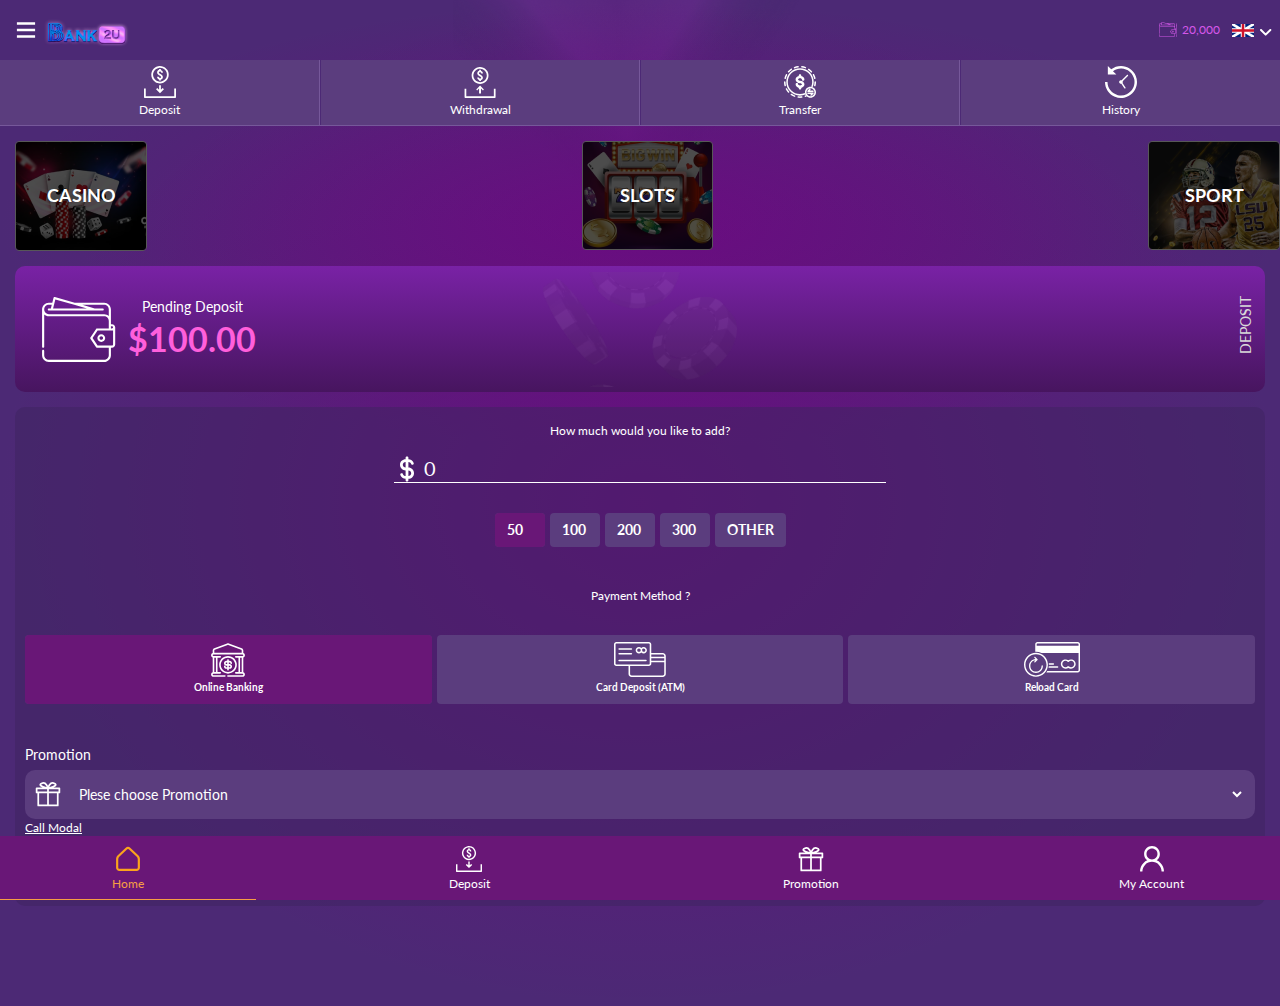
<file: deposit.html>
<!DOCTYPE html>
<html class="mouse modern chrome">
<head prefix="og: http://ogp.me/ns# fb: http://ogp.me/ns/fb# website: http://ogp.me/ns/website#">
<meta charset="utf-8">
<title>b2u.net Game mobile - Casino</title>
<meta name="keywords" content="key,key,key,key,key,key,key,key,key">
<meta name="description" content="b2u.net Game mobile - Casino">
<meta name="viewport" content="width=device-width, initial-scale=0.0, user-scalable=no, minimum-scale=1.0, maximum-scale=1.0">
<meta name="format-detection" content="telephone=no">
<link rel="index" href="/">

<!-- Open graph tags -->
<meta property="og:site_name" content="b2u.net Game mobile - Casino">
<meta property="og:title" content="b2u.net Game mobile - Casino">
<meta property="og:type" content="website">
<meta property="og:url" content="/">
<meta property="og:description" content="b2u.net Game mobile - Casino">

<!-- *** stylesheet *** -->
<link href="./css/default.css" rel="stylesheet" type="text/css" media="all">
<link href="./css/slick.css" rel="stylesheet" type="text/css" >
<link href="./css/mmenu-light.css" rel="stylesheet" type="text/css" >
<link href="./css/styles.css" rel="stylesheet" type="text/css" media="all">

<!-- *** javascript *** -->
<script src="./js/jquery-2.1.4.min.js"></script>
<script src="./js/config.js"></script>
<script src="./js/common.js"></script>
<script type="text/javascript" src="./js/slick.min.js"></script>

</head>

<body id="homepage">
<div id="page">
  <header id="header">
    <div class="container flex flex-justify-between flex-align-center">
      <div class="box-left flex flex-align-center">
        <a href="#menu"><div class="menu"><i class="icon icon-menu"></i></div></a>
        <div class="logo"><a href="#"><img src="./images/logo.png" alt="Bank2U"></a></div>
      </div>
      <div class="box-right flex flex-align-center">
        <div class="wallet"><i class="icon icon-wallet"></i> 20,000</div>
        <div class="box-language">
          <div class="flag-active"><img src="./images/img-english.png" alt=""></div>
          <ul class="list-lang">
            <li><a href=""><img src="./images/img-china.png" alt=""></a></li>
            <li><a href=""><img src="./images/img-malay.png" alt=""></a></li>
          </ul>
        </div>
      </div>
    </div>
    <nav id="menu">
      <div class="block-user-menu">
        <div class="flex">
          <div class="box-avatar"><img src="./images/img-avatar.png" alt="Rachel Brown"></div>
          <div class="box-info">
            <h4>Rachel Brown</h4>
            <div class="wallet"><span class="title">Wallet</span><span class="number">3.000,00</span></div>
          </div>
        </div>
      </div>
      <div class="side-menu-body">
        <ul>
          <li class="Selected"><a href="#"><i class="icon icon-homepage"></i>Home</a></li>
          <li><a href="#"><i class="icon icon-casino"></i>Casino</a></li>
          <li><a href="#"><i class="icon icon-slots"></i>Slots</a></li>
          <li><a href="#"><i class="icon icon-sportbook"></i>Sportbook</a></li>
          <li><a href="wallet.html"><i class="icon icon-wallet-menu"></i>Wallets</a></li>
          <li><a href="#"><i class="icon icon-referrals"></i>Referrals</a></li>
          <li><a href="#"><i class="icon icon-referrals"></i>Affiliates</a></li>
          <li><a href="#"><i class="icon icon-promotion"></i>Promotions</a></li>
          <li><a href="#"><i class="icon icon-angpau"></i>Angpau</a></li>
          <li><a href="#"><i class="icon icon-vip"></i>VIP</a></li>
          <li><a href="#"><i class="icon icon-contact"></i>Contact Us</a></li>
        </ul>
      </div>
      <div class="side-menu-footer flex">
        <button class="btn-sign-in"><i class="icon icon-sign-in"></i> Sign In</button>
        <div class="list-lang flex">
          <a href="#" class="active"><img src="./images/img-english.png" alt=""></a>
          <a href="#"><img src="./images/img-china.png" alt=""></a>
          <a href="#"><img src="./images/img-malay.png" alt=""></a>
        </div>
      </div>
    </nav>
  </header><!-- /#header -->
  <section id="contents">
    <section class="list-quick-menu">
      <ul class="flex flex-justify-between">
        <li>
          <a href="deposit.html">
            <i class="icon icon-deposit"></i>
            <span>Deposit</span>
          </a>
        </li>
        <li>
          <a href="withdrawal.html">
            <i class="icon icon-withdrawal"></i>
            <span>Withdrawal</span>
          </a>
        </li>
        <li>
          <a href="transfer.html">
            <i class="icon icon-transfer"></i>
            <span>Transfer</span>
          </a>
        </li>
        <li>
          <a href="history.html">
            <i class="icon icon-history"></i>
            <span>History</span>
          </a>
        </li>
      </ul>
    </section><!-- /#list-quick-menu -->
    <section class="menu-game-item">
      <ul class="list-game">
        <li>
          <a href="#">
            <div class="images"><img src="./images/img-casino.png" alt="Casino"></div>
            <h3 class="title-game">Casino</h3>
          </a>
        </li>
        <li>
          <a href="#">
            <div class="images"><img src="./images/img-slots.png" alt="Slots"></div>
            <h3 class="title-game">Slots</h3>
          </a>
        </li>
        <li>
          <a href="#">
            <div class="images"><img src="./images/img-sport.png" alt="Sport"></div>
            <h3 class="title-game">Sport</h3>
          </a>
        </li>
      </ul>
    </section><!-- /#menu-game-item -->
    <section class="deposit-page-form">
      <div class="container">
        <div class="block-money-hold">
          <h3>Deposit</h3>
          <div class="flex">
            <i class="icon icon-wallet"></i>
            <div class="block-money-number">
              <div class="sub-title">Pending Deposit</div>
              <div class="number">$100.00</div>
            </div>
          </div>
        </div>
        <div class="block-bg-inner">
          <h4 class="text-center">How much would you like to add?</h4>
          <div class="form-input">
            <div class="input-inner-icon flex form-input-money">
              <i class="icon icon-credit"></i>
              <input type="text" class="form-control" value="0">
            </div>
          </div>
          <div class="list-number-input">
            <ul class="flex flex-justify-center">
              <li>
                <input type="radio" id="50" name="radio-group" checked>
                <label for="50"><span>50</span></label>
              </li>
              <li>
                <input type="radio" id="100" name="radio-group">
                <label for="100"><span>100</span></label>
              </li>
              <li>
                <input type="radio" id="200" name="radio-group">
                <label for="200"><span>200</span></label>
              </li>
              <li>
                <input type="radio" id="300" name="radio-group">
                <label for="300"><span>300</span></label>
              </li>
              <li>
                <input type="radio" id="other" name="radio-group">
                <label for="other"><span>other</span></label>
              </li>
            </ul>
          </div>
          <h4 class="text-center">Payment Method ?</h4>
          <div class="list-number-input list-check-method">
            <ul class="flex flex-justify-center">
              <li>
                <input type="radio" id="onlineBanking" name="radio-group-method" checked>
                <label for="onlineBanking">
                  <div class="label-inner">
                    <i class="icon icon-bank"></i>
                    Online Banking
                  </div>
                </label>
              </li>
              <li>
                <input type="radio" id="cardDeposit" name="radio-group-method">
                <label for="cardDeposit">
                  <div class="label-inner">
                    <i class="icon icon-atm"></i>
                    Card Deposit (ATM)
                  </div>
                </label>
              </li>
              <li>
                <input type="radio" id="reloadCard" name="radio-group-method">
                <label for="reloadCard">
                  <div class="label-inner">
                    <i class="icon icon-reload-card"></i>
                    Reload Card
                  </div>
                </label>
              </li>
            </ul>
          </div>
          <div class="form-input">
            <lablel class="form-label" for="promotion">Promotion </lablel>
            <div class="input-inner-icon flex form-phone-number">
              <i class="icon icon-promotion"></i>
              <select class="form-control pl-0 mr-10" id="promotion">
                <option value="0">Plese choose Promotion</option>
                <option value="0">+84</option>
                <option value="0">+60</option>
              </select>
            </div>
            <a href="javascript:void(0);" class="btn-modal">Call Modal</a>
          </div>          
          <div class="form-button flex">
            <button type="reset" class="btn-reset">Reset</button>
            <button type="submit" class="btn-submut">Submit</button>
          </div>
        </div>
      </div>
    </section><!-- /#block-game-category -->
  </section><!-- /#contents -->
  <footer id="footer" class="flex flex-justify-center fixed-bottom">
    <ul class="list-menu-footer">
      <li>
        <a href="index.html" class="active">
          <i class="icon icon-home"></i>
          <span>Home</span>
        </a>
      </li>
      <li>
        <a href="deposit.html">
          <i class="icon icon-deposit"></i>
          <span>Deposit</span>
        </a>
      </li>
      <li>
        <a href="promotion.html">
          <i class="icon icon-promotion"></i>
          <span>Promotion</span>
        </a>
      </li>
      <li>
        <a href="register.html">
          <i class="icon icon-my-account"></i>
          <span>My Account</span>
        </a>
      </li>
    </ul>
  </footer><!-- /#footer -->
</div><!-- /#page -->
<script src="./js/mmenu-light.js"></script>
<div class="modal">
  <div class="modal-content">
    <span class="close">&times;</span>
    <div class="modal-header">
      <h3>Welcome Bonus 100% (Slot Game)</h3>
    </div>
    <div class="modal-body">
      <p>100% PROMOTION OFFER:<br>

        1. This promotion applies to all NEW MEMBER ONLY.<br>
        
        2. The Member is required to deposit a minimum of MYR30. Each member can claim the bonus ONCE (1) only and up to a maximum of MYR688.<br>
        
        Terms & Condition<br>
        
        1. For Slots products, your initial deposit plus the bonus amount have to be winning turnover 5 TIMES before withdrawal can be made.<br>
        
        Example: <br>
        
        First Deposit MYR30 <br>
        
        Bonus MYR30 x 100% = MYR30<br>
        
        Turnover requirement (MYR30 + MYR30) x 5 = MYR 300<br>
        
        2. Members are allowed to enjoy their WELCOME BONUS in SLOT GAMES ONLY.<br>
        
        Conditions and Terms of Use apply.<br>
        
        This Promotion Only Allow To Play Slot Game Only .<br>
        
        
        6. Only one account per person is allowed in BANK2U platform. BANK2U reserves the right to suspend or terminate any duplicate accounts or any account that does not adhere to the stipulated terms and conditions.<br>
        
        7. The name must match with your bank account name for withdrawal<br>
        
        8. General BANK2U Terms & Conditions apply.</p>
    </div>
    <div class="modal-footer text-center"></div>
  </div>
</div><!-- /#Modal -->
</body>
</html>
</file>
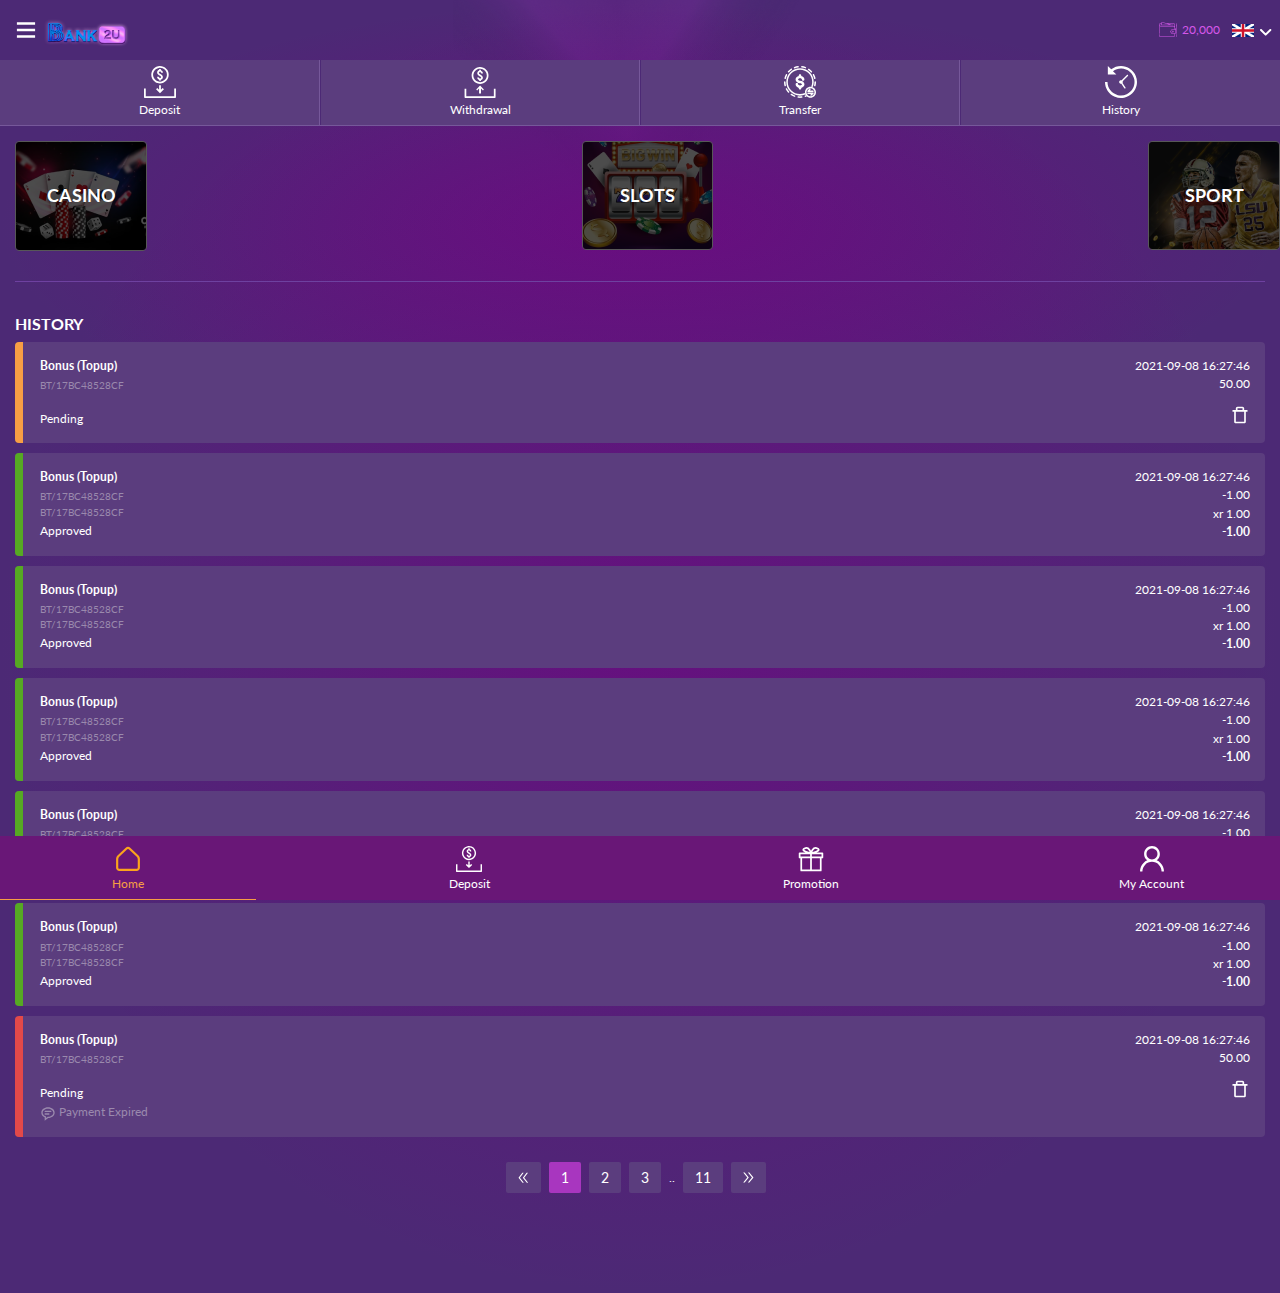
<file: history.html>
<!DOCTYPE html>
<html class="mouse modern chrome">
<head prefix="og: http://ogp.me/ns# fb: http://ogp.me/ns/fb# website: http://ogp.me/ns/website#">
<meta charset="utf-8">
<title>b2u.net Game mobile - Casino</title>
<meta name="keywords" content="key,key,key,key,key,key,key,key,key">
<meta name="description" content="b2u.net Game mobile - Casino">
<meta name="viewport" content="width=device-width, initial-scale=0.0, user-scalable=no, minimum-scale=1.0, maximum-scale=1.0">
<meta name="format-detection" content="telephone=no">
<link rel="index" href="/">

<!-- Open graph tags -->
<meta property="og:site_name" content="b2u.net Game mobile - Casino">
<meta property="og:title" content="b2u.net Game mobile - Casino">
<meta property="og:type" content="website">
<meta property="og:url" content="/">
<meta property="og:description" content="b2u.net Game mobile - Casino">

<!-- *** stylesheet *** -->
<link href="./css/default.css" rel="stylesheet" type="text/css" media="all">
<link href="./css/slick.css" rel="stylesheet" type="text/css" >
<link href="./css/mmenu-light.css" rel="stylesheet" type="text/css" >
<link href="./css/styles.css" rel="stylesheet" type="text/css" media="all">

<!-- *** javascript *** -->
<script src="./js/jquery-2.1.4.min.js"></script>
<script src="./js/config.js"></script>
<script src="./js/common.js"></script>
<script type="text/javascript" src="./js/slick.min.js"></script>

</head>

<body id="homepage">
<div id="page">
  <header id="header">
    <div class="container flex flex-justify-between flex-align-center">
      <div class="box-left flex flex-align-center">
        <a href="#menu"><div class="menu"><i class="icon icon-menu"></i></div></a>
        <div class="logo"><a href="#"><img src="./images/logo.png" alt="Bank2U"></a></div>
      </div>
      <div class="box-right flex flex-align-center">
        <div class="wallet"><i class="icon icon-wallet"></i> 20,000</div>
        <div class="box-language">
          <div class="flag-active"><img src="/images/img-english.png" alt=""></div>
          <ul class="list-lang">
            <li><a href=""><img src="/images/img-china.png" alt=""></a></li>
            <li><a href=""><img src="/images/img-malay.png" alt=""></a></li>
          </ul>
        </div>
      </div>
    </div>
    <nav id="menu">
      <div class="block-user-menu">
        <div class="flex">
          <div class="box-avatar"><img src="./images/img-avatar.png" alt="Rachel Brown"></div>
          <div class="box-info">
            <h4>Rachel Brown</h4>
            <div class="wallet"><span class="title">Wallet</span><span class="number">3.000,00</span></div>
          </div>
        </div>
      </div>
      <div class="side-menu-body">
        <ul>
          <li class="Selected"><a href="#"><i class="icon icon-homepage"></i>Home</a></li>
          <li><a href="#"><i class="icon icon-casino"></i>Casino</a></li>
          <li><a href="#"><i class="icon icon-slots"></i>Slots</a></li>
          <li><a href="#"><i class="icon icon-sportbook"></i>Sportbook</a></li>
          <li><a href="wallet.html"><i class="icon icon-wallet-menu"></i>Wallets</a></li>
          <li><a href="#"><i class="icon icon-referrals"></i>Referrals</a></li>
          <li><a href="#"><i class="icon icon-referrals"></i>Affiliates</a></li>
          <li><a href="#"><i class="icon icon-promotion"></i>Promotions</a></li>
          <li><a href="#"><i class="icon icon-angpau"></i>Angpau</a></li>
          <li><a href="#"><i class="icon icon-vip"></i>VIP</a></li>
          <li><a href="#"><i class="icon icon-contact"></i>Contact Us</a></li>
        </ul>
      </div>
      <div class="side-menu-footer flex">
        <button class="btn-sign-in"><i class="icon icon-sign-in"></i> Sign In</button>
        <div class="list-lang flex">
          <a href="#" class="active"><img src="./images/img-english.png" alt=""></a>
          <a href="#"><img src="./images/img-china.png" alt=""></a>
          <a href="#"><img src="./images/img-malay.png" alt=""></a>
        </div>
      </div>
    </nav>
  </header><!-- /#header -->
  <section id="contents">
    <section class="list-quick-menu">
      <ul class="flex flex-justify-between">
        <li>
          <a href="deposit.html">
            <i class="icon icon-deposit"></i>
            <span>Deposit</span>
          </a>
        </li>
        <li>
          <a href="withdrawal.html">
            <i class="icon icon-withdrawal"></i>
            <span>Withdrawal</span>
          </a>
        </li>
        <li>
          <a href="transfer.html">
            <i class="icon icon-transfer"></i>
            <span>Transfer</span>
          </a>
        </li>
        <li>
          <a href="history.html">
            <i class="icon icon-history"></i>
            <span>History</span>
          </a>
        </li>
      </ul>
    </section><!-- /#list-quick-menu -->
    <section class="menu-game-item">
      <ul class="list-game">
        <li>
          <a href="#">
            <div class="images"><img src="./images/img-casino.png" alt="Casino"></div>
            <h3 class="title-game">Casino</h3>
          </a>
        </li>
        <li>
          <a href="#">
            <div class="images"><img src="./images/img-slots.png" alt="Slots"></div>
            <h3 class="title-game">Slots</h3>
          </a>
        </li>
        <li>
          <a href="#">
            <div class="images"><img src="./images/img-sport.png" alt="Sport"></div>
            <h3 class="title-game">Sport</h3>
          </a>
        </li>
      </ul>
    </section><!-- /#menu-game-item -->
    <div class="line"></div>
    <section class="block-game-category">
      <div class="container">
        <div class="title-block">
          <h3>History</h3>
        </div>
        <div class="box-history-wallets">
          <ul class="list-history">
            <li class="pending">
              <div class="flex flex-justify-between">
                <div class="box-left">
                  <div class="title">Bonus (Topup)</div>
                  <div class="transaction">BT/17BC48528CF</div>
                  <div class="transaction"></div>
                  <div class="status">Pending</div>
                </div>
                <div class="box-right text-right">
                  <div class="date">2021-09-08 16:27:46</div>
                  <div class="number-send">50.00</div>
                  <div class="btn-delete"><i class="icon icon-delete"></i></div>
                </div>
              </div>
            </li>
            <li class="success">
              <div class="flex flex-justify-between">
                <div class="box-left">
                  <div class="title">Bonus (Topup)</div>
                  <div class="transaction">BT/17BC48528CF</div>
                  <div class="transaction">BT/17BC48528CF</div>
                  <div class="status">Approved</div>
                </div>
                <div class="box-right text-right">
                  <div class="date">2021-09-08 16:27:46</div>
                  <div class="number-send">-1.00</div>
                  <div class="number-send">xr 1.00</div>
                  <div class="number-send"><strong>-1.00</strong></div>
                </div>
              </div>
            </li>
            <li class="success">
              <div class="flex flex-justify-between">
                <div class="box-left">
                  <div class="title">Bonus (Topup)</div>
                  <div class="transaction">BT/17BC48528CF</div>
                  <div class="transaction">BT/17BC48528CF</div>
                  <div class="status">Approved</div>
                </div>
                <div class="box-right text-right">
                  <div class="date">2021-09-08 16:27:46</div>
                  <div class="number-send">-1.00</div>
                  <div class="number-send">xr 1.00</div>
                  <div class="number-send"><strong>-1.00</strong></div>
                </div>
              </div>
            </li>
            <li class="success">
              <div class="flex flex-justify-between">
                <div class="box-left">
                  <div class="title">Bonus (Topup)</div>
                  <div class="transaction">BT/17BC48528CF</div>
                  <div class="transaction">BT/17BC48528CF</div>
                  <div class="status">Approved</div>
                </div>
                <div class="box-right text-right">
                  <div class="date">2021-09-08 16:27:46</div>
                  <div class="number-send">-1.00</div>
                  <div class="number-send">xr 1.00</div>
                  <div class="number-send"><strong>-1.00</strong></div>
                </div>
              </div>
            </li>
            <li class="success">
              <div class="flex flex-justify-between">
                <div class="box-left">
                  <div class="title">Bonus (Topup)</div>
                  <div class="transaction">BT/17BC48528CF</div>
                  <div class="transaction">BT/17BC48528CF</div>
                  <div class="status">Approved</div>
                </div>
                <div class="box-right text-right">
                  <div class="date">2021-09-08 16:27:46</div>
                  <div class="number-send">-1.00</div>
                  <div class="number-send">xr 1.00</div>
                  <div class="number-send"><strong>-1.00</strong></div>
                </div>
              </div>
            </li>
            <li class="success">
              <div class="flex flex-justify-between">
                <div class="box-left">
                  <div class="title">Bonus (Topup)</div>
                  <div class="transaction">BT/17BC48528CF</div>
                  <div class="transaction">BT/17BC48528CF</div>
                  <div class="status">Approved</div>
                </div>
                <div class="box-right text-right">
                  <div class="date">2021-09-08 16:27:46</div>
                  <div class="number-send">-1.00</div>
                  <div class="number-send">xr 1.00</div>
                  <div class="number-send"><strong>-1.00</strong></div>
                </div>
              </div>
            </li>
            <li class="fail">
              <div class="flex flex-justify-between">
                <div class="box-left">
                  <div class="title">Bonus (Topup)</div>
                  <div class="transaction">BT/17BC48528CF</div>
                  <div class="transaction"></div>
                  <div class="status">Pending</div>
                  <div class="comment"><i class="icon icon-comment"></i> Payment Expired</div>
                </div>
                <div class="box-right text-right">
                  <div class="date">2021-09-08 16:27:46</div>
                  <div class="number-send">50.00</div>
                  <div class="btn-delete"><i class="icon icon-delete"></i></div>
                </div>
              </div>
            </li>            
          </ul>
        </div>
        <div class="page-block">
          <ul class="list-page">
            <li><a href="#" class="prev"><img src="./images/icon-prev.svg" alt="Next" height="11" width="11"></a></li>
            <li class="active"><a href="#">1</a></li>
            <li><a href="#">2</a></li>
            <li><a href="#">3</a></li>
            <li>..</li>
            <li><a href="#">11</a></li>
            <li><a href="#" class="next"><img src="./images/icon-next.svg" alt="Next" height="11" width="11"></a></li>
          </ul>
        </div>
      </div>
    </section><!-- /#History -->
  </section><!-- /#contents -->
  <footer id="footer" class="flex flex-justify-center fixed-bottom">
    <ul class="list-menu-footer">
      <li>
        <a href="index.html" class="active">
          <i class="icon icon-home"></i>
          <span>Home</span>
        </a>
      </li>
      <li>
        <a href="deposit.html">
          <i class="icon icon-deposit"></i>
          <span>Deposit</span>
        </a>
      </li>
      <li>
        <a href="promotion.html">
          <i class="icon icon-promotion"></i>
          <span>Promotion</span>
        </a>
      </li>
      <li>
        <a href="register.html">
          <i class="icon icon-my-account"></i>
          <span>My Account</span>
        </a>
      </li>
    </ul>
  </footer><!-- /#footer -->
</div><!-- /#page -->
<script src="./js/mmenu-light.js"></script>
<div class="modal">
  <div class="modal-content">
    <span class="close">&times;</span>
    <div class="modal-header">
      <h3>Welcome Bonus 100% (Slot Game)</h3>
    </div>
    <div class="modal-body">
      <p>100% PROMOTION OFFER:<br>

        1. This promotion applies to all NEW MEMBER ONLY.<br>
        
        2. The Member is required to deposit a minimum of MYR30. Each member can claim the bonus ONCE (1) only and up to a maximum of MYR688.<br>
        
        Terms & Condition<br>
        
        1. For Slots products, your initial deposit plus the bonus amount have to be winning turnover 5 TIMES before withdrawal can be made.<br>
        
        Example: <br>
        
        First Deposit MYR30 <br>
        
        Bonus MYR30 x 100% = MYR30<br>
        
        Turnover requirement (MYR30 + MYR30) x 5 = MYR 300<br>
        
        2. Members are allowed to enjoy their WELCOME BONUS in SLOT GAMES ONLY.<br>
        
        Conditions and Terms of Use apply.<br>
        
        This Promotion Only Allow To Play Slot Game Only .<br>
        
        
        6. Only one account per person is allowed in BANK2U platform. BANK2U reserves the right to suspend or terminate any duplicate accounts or any account that does not adhere to the stipulated terms and conditions.<br>
        
        7. The name must match with your bank account name for withdrawal<br>
        
        8. General BANK2U Terms & Conditions apply.</p>
    </div>
    <div class="modal-footer text-center"></div>
  </div>
</div><!-- /#Modal -->
</body>
</html>
</file>
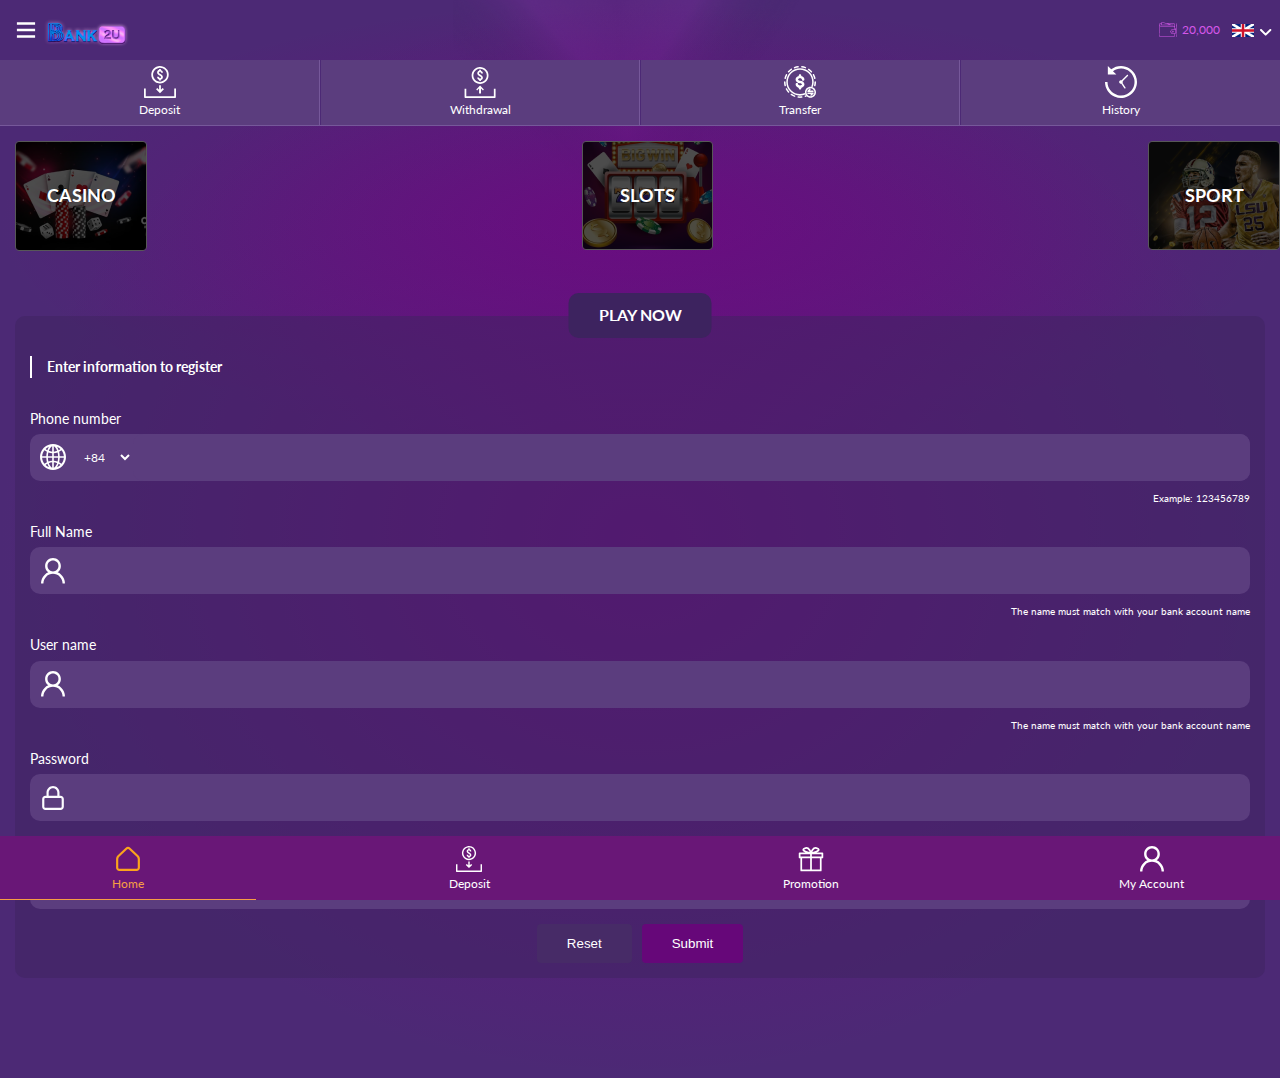
<file: register.html>
<!DOCTYPE html>
<html class="mouse modern chrome">
<head prefix="og: http://ogp.me/ns# fb: http://ogp.me/ns/fb# website: http://ogp.me/ns/website#">
<meta charset="utf-8">
<title>b2u.net Game mobile - Casino</title>
<meta name="keywords" content="key,key,key,key,key,key,key,key,key">
<meta name="description" content="b2u.net Game mobile - Casino">
<meta name="viewport" content="width=device-width, initial-scale=0.0, user-scalable=no, minimum-scale=1.0, maximum-scale=1.0">
<meta name="format-detection" content="telephone=no">
<link rel="index" href="/">

<!-- Open graph tags -->
<meta property="og:site_name" content="b2u.net Game mobile - Casino">
<meta property="og:title" content="b2u.net Game mobile - Casino">
<meta property="og:type" content="website">
<meta property="og:url" content="/">
<meta property="og:description" content="b2u.net Game mobile - Casino">

<!-- *** stylesheet *** -->
<link href="./css/default.css" rel="stylesheet" type="text/css" media="all">
<link href="./css/slick.css" rel="stylesheet" type="text/css" >
<link href="./css/mmenu-light.css" rel="stylesheet" type="text/css" >
<link href="./css/styles.css" rel="stylesheet" type="text/css" media="all">

<!-- *** javascript *** -->
<script src="./js/jquery-2.1.4.min.js"></script>
<script src="./js/config.js"></script>
<script src="./js/common.js"></script>
<script type="text/javascript" src="./js/slick.min.js"></script>

</head>

<body id="homepage">
<div id="page">
  <header id="header">
    <div class="container flex flex-justify-between flex-align-center">
      <div class="box-left flex flex-align-center">
        <a href="#menu"><div class="menu"><i class="icon icon-menu"></i></div></a>
        <div class="logo"><a href="#"><img src="./images/logo.png" alt="Bank2U"></a></div>
      </div>
      <div class="box-right flex flex-align-center">
        <div class="wallet"><i class="icon icon-wallet"></i> 20,000</div>
        <div class="box-language">
          <div class="flag-active"><img src="./images/img-english.png" alt=""></div>
          <ul class="list-lang">
            <li><a href=""><img src="./images/img-china.png" alt=""></a></li>
            <li><a href=""><img src="./images/img-malay.png" alt=""></a></li>
          </ul>
        </div>
      </div>
    </div>
    <nav id="menu">
      <div class="block-user-menu">
        <div class="flex">
          <div class="box-avatar"><img src="./images/img-avatar.png" alt="Rachel Brown"></div>
          <div class="box-info">
            <h4>Rachel Brown</h4>
            <div class="wallet"><span class="title">Wallet</span><span class="number">3.000,00</span></div>
          </div>
        </div>
      </div>
      <div class="side-menu-body">
        <ul>
          <li class="Selected"><a href="#"><i class="icon icon-homepage"></i>Home</a></li>
          <li><a href="#"><i class="icon icon-casino"></i>Casino</a></li>
          <li><a href="#"><i class="icon icon-slots"></i>Slots</a></li>
          <li><a href="#"><i class="icon icon-sportbook"></i>Sportbook</a></li>
          <li><a href="wallet.html"><i class="icon icon-wallet-menu"></i>Wallets</a></li>
          <li><a href="#"><i class="icon icon-referrals"></i>Referrals</a></li>
          <li><a href="#"><i class="icon icon-referrals"></i>Affiliates</a></li>
          <li><a href="#"><i class="icon icon-promotion"></i>Promotions</a></li>
          <li><a href="#"><i class="icon icon-angpau"></i>Angpau</a></li>
          <li><a href="#"><i class="icon icon-vip"></i>VIP</a></li>
          <li><a href="#"><i class="icon icon-contact"></i>Contact Us</a></li>
        </ul>
      </div>
      <div class="side-menu-footer flex">
        <button class="btn-sign-in"><i class="icon icon-sign-in"></i> Sign In</button>
        <div class="list-lang flex">
          <a href="#" class="active"><img src="./images/img-english.png" alt=""></a>
          <a href="#"><img src="./images/img-china.png" alt=""></a>
          <a href="#"><img src="./images/img-malay.png" alt=""></a>
        </div>
      </div>
    </nav>
  </header><!-- /#header -->
  <section id="contents">
    <section class="list-quick-menu">
      <ul class="flex flex-justify-between">
        <li>
          <a href="deposit.html">
            <i class="icon icon-deposit"></i>
            <span>Deposit</span>
          </a>
        </li>
        <li>
          <a href="withdrawal.html">
            <i class="icon icon-withdrawal"></i>
            <span>Withdrawal</span>
          </a>
        </li>
        <li>
          <a href="transfer.html">
            <i class="icon icon-transfer"></i>
            <span>Transfer</span>
          </a>
        </li>
        <li>
          <a href="history.html">
            <i class="icon icon-history"></i>
            <span>History</span>
          </a>
        </li>
      </ul>
    </section><!-- /#list-quick-menu -->
    <section class="menu-game-item">
      <ul class="list-game">
        <li>
          <a href="#">
            <div class="images"><img src="./images/img-casino.png" alt="Casino"></div>
            <h3 class="title-game">Casino</h3>
          </a>
        </li>
        <li>
          <a href="#">
            <div class="images"><img src="./images/img-slots.png" alt="Slots"></div>
            <h3 class="title-game">Slots</h3>
          </a>
        </li>
        <li>
          <a href="#">
            <div class="images"><img src="./images/img-sport.png" alt="Sport"></div>
            <h3 class="title-game">Sport</h3>
          </a>
        </li>
      </ul>
    </section><!-- /#menu-game-item -->
    <section class="block-regiter-page">
      <div class="container">
        <div class="title-block-page">
          <h3>Play Now</h3>
        </div>
        <div class="block-bg-inner bg-title-center">
          <h4 class="title-block">Enter information to register</h4>
          <div class="form-input">
            <lablel class="form-label" for="phoneNumber">Phone number</lablel>
            <div class="input-inner-icon flex form-phone-number">
              <i class="icon icon-global"></i>
              <select name="" id="">
                <option value="0">+84</option>
                <option value="0">+60</option>
              </select>
              <input type="text" class="form-control"  required="required" id="phoneNumber">
            </div>
            <p class="text-help">Example: 123456789</p>
          </div>          
          <div class="form-input">
            <lablel class="form-label" for="fullName">Full Name</lablel>
            <div class="input-inner-icon">
              <i class="icon icon-my-account"></i>
              <input type="text" class="form-control"  required="required" id="fullName">
            </div>
            <p class="text-help">The name must match with your bank account name</p>
          </div>
          <div class="form-input">
            <lablel class="form-label" for="UserName">User name</lablel>
            <div class="input-inner-icon">
              <i class="icon icon-my-account"></i>
              <input type="text" class="form-control"  required="required" id="UserName">
            </div>
            <p class="text-help">The name must match with your bank account name</p>
          </div>
          <div class="form-input">
            <lablel class="form-label" for="Password">Password</lablel>
            <div class="input-inner-icon">
              <i class="icon icon-password"></i>
              <input type="password" class="form-control"  required="required" id="Password">
            </div>
          </div>
          <div class="form-input">
            <lablel class="form-label" for="confirmPassword">Confirm Password</lablel>
            <div class="input-inner-icon">
              <i class="icon icon-password"></i>
              <input type="password" class="form-control"  required="required" id="confirmPassword">
            </div>
          </div>
          <div class="form-button flex">
            <button type="reset" class="btn-reset">Reset</button>
            <button type="submit" class="btn-submut">Submit</button>
          </div>
        </div>
      </div>
    </section><!-- /#block-game-category -->
  </section><!-- /#contents -->
  <footer id="footer" class="flex flex-justify-center fixed-bottom">
    <ul class="list-menu-footer">
      <li>
        <a href="index.html" class="active">
          <i class="icon icon-home"></i>
          <span>Home</span>
        </a>
      </li>
      <li>
        <a href="deposit.html">
          <i class="icon icon-deposit"></i>
          <span>Deposit</span>
        </a>
      </li>
      <li>
        <a href="promotion.html">
          <i class="icon icon-promotion"></i>
          <span>Promotion</span>
        </a>
      </li>
      <li>
        <a href="register.html">
          <i class="icon icon-my-account"></i>
          <span>My Account</span>
        </a>
      </li>
    </ul>
  </footer><!-- /#footer -->
</div><!-- /#page -->
<script src="./js/mmenu-light.js"></script>
</body>
</html>
</file>
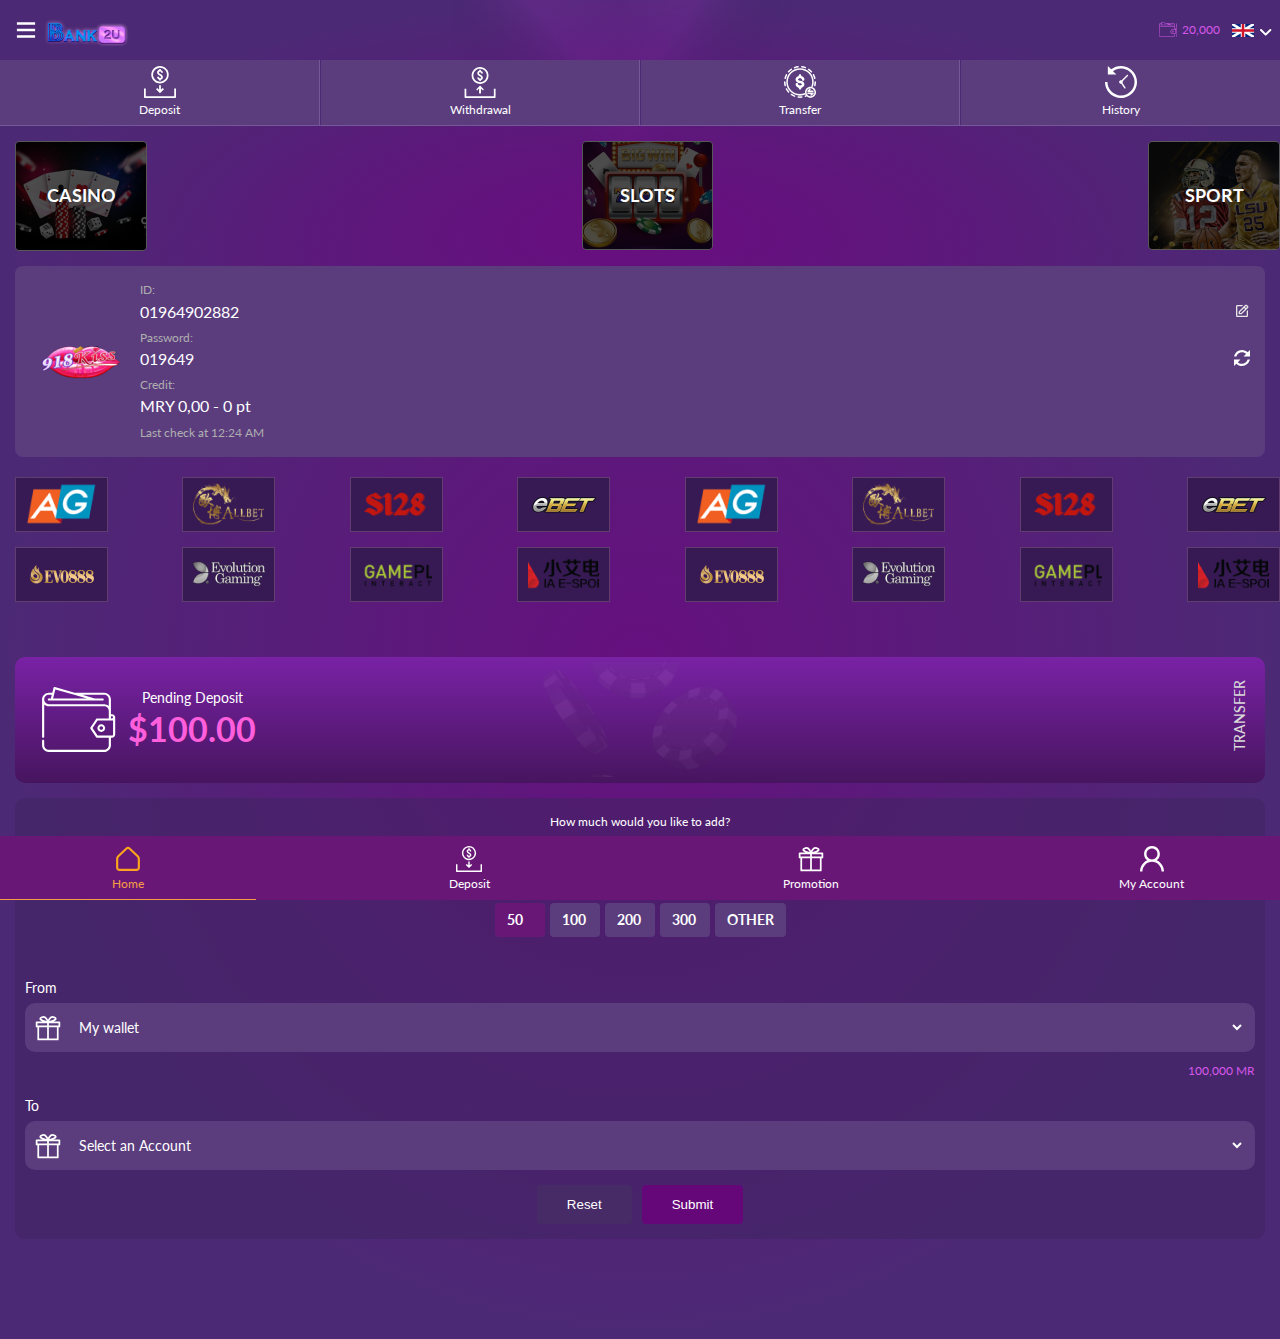
<file: transfer.html>
<!DOCTYPE html>
<html class="mouse modern chrome">
<head prefix="og: http://ogp.me/ns# fb: http://ogp.me/ns/fb# website: http://ogp.me/ns/website#">
<meta charset="utf-8">
<title>b2u.net Game mobile - Casino</title>
<meta name="keywords" content="key,key,key,key,key,key,key,key,key">
<meta name="description" content="b2u.net Game mobile - Casino">
<meta name="viewport" content="width=device-width, initial-scale=0.0, user-scalable=no, minimum-scale=1.0, maximum-scale=1.0">
<meta name="format-detection" content="telephone=no">
<link rel="index" href="/">

<!-- Open graph tags -->
<meta property="og:site_name" content="b2u.net Game mobile - Casino">
<meta property="og:title" content="b2u.net Game mobile - Casino">
<meta property="og:type" content="website">
<meta property="og:url" content="/">
<meta property="og:description" content="b2u.net Game mobile - Casino">

<!-- *** stylesheet *** -->
<link href="./css/default.css" rel="stylesheet" type="text/css" media="all">
<link href="./css/slick.css" rel="stylesheet" type="text/css" >
<link href="./css/mmenu-light.css" rel="stylesheet" type="text/css" >
<link href="./css/styles.css" rel="stylesheet" type="text/css" media="all">

<!-- *** javascript *** -->
<script src="./js/jquery-2.1.4.min.js"></script>
<script src="./js/config.js"></script>
<script src="./js/common.js"></script>
<script type="text/javascript" src="./js/slick.min.js"></script>

</head>

<body id="homepage">
<div id="page">
  <header id="header">
    <div class="container flex flex-justify-between flex-align-center">
      <div class="box-left flex flex-align-center">
        <a href="#menu"><div class="menu"><i class="icon icon-menu"></i></div></a>
        <div class="logo"><a href="#"><img src="./images/logo.png" alt="Bank2U"></a></div>
      </div>
      <div class="box-right flex flex-align-center">
        <div class="wallet"><i class="icon icon-wallet"></i> 20,000</div>
        <div class="box-language">
          <div class="flag-active"><img src="/images/img-english.png" alt=""></div>
          <ul class="list-lang">
            <li><a href=""><img src="/images/img-china.png" alt=""></a></li>
            <li><a href=""><img src="/images/img-malay.png" alt=""></a></li>
          </ul>
        </div>
      </div>
    </div>
    <nav id="menu">
      <div class="block-user-menu">
        <div class="flex">
          <div class="box-avatar"><img src="./images/img-avatar.png" alt="Rachel Brown"></div>
          <div class="box-info">
            <h4>Rachel Brown</h4>
            <div class="wallet"><span class="title">Wallet</span><span class="number">3.000,00</span></div>
          </div>
        </div>
      </div>
      <div class="side-menu-body">
        <ul>
          <li class="Selected"><a href="#"><i class="icon icon-homepage"></i>Home</a></li>
          <li><a href="#"><i class="icon icon-casino"></i>Casino</a></li>
          <li><a href="#"><i class="icon icon-slots"></i>Slots</a></li>
          <li><a href="#"><i class="icon icon-sportbook"></i>Sportbook</a></li>
          <li><a href="wallet.html"><i class="icon icon-wallet-menu"></i>Wallets</a></li>
          <li><a href="#"><i class="icon icon-referrals"></i>Referrals</a></li>
          <li><a href="#"><i class="icon icon-referrals"></i>Affiliates</a></li>
          <li><a href="#"><i class="icon icon-promotion"></i>Promotions</a></li>
          <li><a href="#"><i class="icon icon-angpau"></i>Angpau</a></li>
          <li><a href="#"><i class="icon icon-vip"></i>VIP</a></li>
          <li><a href="#"><i class="icon icon-contact"></i>Contact Us</a></li>
        </ul>
      </div>
      <div class="side-menu-footer flex">
        <button class="btn-sign-in"><i class="icon icon-sign-in"></i> Sign In</button>
        <div class="list-lang flex">
          <a href="#" class="active"><img src="./images/img-english.png" alt=""></a>
          <a href="#"><img src="./images/img-china.png" alt=""></a>
          <a href="#"><img src="./images/img-malay.png" alt=""></a>
        </div>
      </div>
    </nav>
  </header><!-- /#header -->
  <section id="contents">
    <section class="list-quick-menu">
      <ul class="flex flex-justify-between">
        <li>
          <a href="deposit.html">
            <i class="icon icon-deposit"></i>
            <span>Deposit</span>
          </a>
        </li>
        <li>
          <a href="withdrawal.html">
            <i class="icon icon-withdrawal"></i>
            <span>Withdrawal</span>
          </a>
        </li>
        <li>
          <a href="transfer.html">
            <i class="icon icon-transfer"></i>
            <span>Transfer</span>
          </a>
        </li>
        <li>
          <a href="history.html">
            <i class="icon icon-history"></i>
            <span>History</span>
          </a>
        </li>
      </ul>
    </section><!-- /#list-quick-menu -->
    <section class="menu-game-item">
      <ul class="list-game">
        <li>
          <a href="#">
            <div class="images"><img src="./images/img-casino.png" alt="Casino"></div>
            <h3 class="title-game">Casino</h3>
          </a>
        </li>
        <li>
          <a href="#">
            <div class="images"><img src="./images/img-slots.png" alt="Slots"></div>
            <h3 class="title-game">Slots</h3>
          </a>
        </li>
        <li>
          <a href="#">
            <div class="images"><img src="./images/img-sport.png" alt="Sport"></div>
            <h3 class="title-game">Sport</h3>
          </a>
        </li>
      </ul>
    </section><!-- /#menu-game-item -->
    <section class="transfer-game">
      <div class="container">
        <div class="transter-game-active flex">
          <div class="box-images"><img src="./images/img-918kiss.png" alt=""></div>
          <div class="transfer-game-info">
            <div class="transfer-item">
              <span>ID:</span>
              <div class="text">01964902882</div>
              <a href="#" class="btn-edit"><i class="icon icon-edit"></i></a>
            </div>
            <div class="transfer-item">
              <span>Password:</span>
              <div class="text">019649</div>
              <a href="#" class="btn-edit"><i class="icon icon-refresh"></i></a>
            </div>
            <div class="transfer-item">
              <span>Credit:</span>
              <div class="text">MRY 0,00     -   0 pt  </div>
            </div>
            <div class="transfer-item">
              <span>Last check at 12:24 AM</span>
            </div>
          </div>
        </div>
      </div>
      <div class="transfer-game-list">
        <ul class="list-game">
          <li><a href="#"><img src="./images/img-logo01.png" alt=""></a></li>
          <li><a href="#"><img src="./images/img-logo02.png" alt=""></a></li>
          <li><a href="#"><img src="./images/img-logo03.png" alt=""></a></li>
          <li><a href="#"><img src="./images/img-logo04.png" alt=""></a></li>
          <li><a href="#"><img src="./images/img-logo01.png" alt=""></a></li>
          <li><a href="#"><img src="./images/img-logo02.png" alt=""></a></li>
          <li><a href="#"><img src="./images/img-logo03.png" alt=""></a></li>
          <li><a href="#"><img src="./images/img-logo04.png" alt=""></a></li>
        </ul>
        <ul class="list-game">
          <li><a href="#"><img src="./images/img-logo05.png" alt=""></a></li>
          <li><a href="#"><img src="./images/img-logo06.png" alt=""></a></li>
          <li><a href="#"><img src="./images/img-logo07.png" alt=""></a></li>
          <li><a href="#"><img src="./images/img-logo08.png" alt=""></a></li>
          <li><a href="#"><img src="./images/img-logo05.png" alt=""></a></li>
          <li><a href="#"><img src="./images/img-logo06.png" alt=""></a></li>
          <li><a href="#"><img src="./images/img-logo07.png" alt=""></a></li>
          <li><a href="#"><img src="./images/img-logo08.png" alt=""></a></li>
        </ul>
      </div>
    </section>
    <section class="deposit-page-form">
      <div class="container">
        <div class="block-money-hold">
          <h3>TRANSFER</h3>
          <div class="flex">
            <i class="icon icon-wallet"></i>
            <div class="block-money-number">
              <div class="sub-title">Pending Deposit</div>
              <div class="number">$100.00</div>
            </div>
          </div>
        </div>
        <div class="block-bg-inner">
          <h4 class="text-center">How much would you like to add?</h4>
          <div class="form-input">
            <div class="input-inner-icon flex form-input-money">
              <i class="icon icon-credit"></i>
              <input type="text" class="form-control" value="0">
            </div>
          </div>
          <div class="list-number-input">
            <ul class="flex flex-justify-center">
              <li>
                <input type="radio" id="50" name="radio-group" checked>
                <label for="50"><span>50</span></label>
              </li>
              <li>
                <input type="radio" id="100" name="radio-group">
                <label for="100"><span>100</span></label>
              </li>
              <li>
                <input type="radio" id="200" name="radio-group">
                <label for="200"><span>200</span></label>
              </li>
              <li>
                <input type="radio" id="300" name="radio-group">
                <label for="300"><span>300</span></label>
              </li>
              <li>
                <input type="radio" id="other" name="radio-group">
                <label for="other"><span>other</span></label>
              </li>
            </ul>
          </div>
          <div class="form-input">
            <lablel class="form-label" for="promotion">From </lablel>
            <div class="input-inner-icon flex form-phone-number">
              <i class="icon icon-promotion"></i>
              <select class="form-control pl-0 mr-10" id="promotion">
                <option value="0">My wallet</option>
                <option value="0">+84</option>
                <option value="0">+60</option>
              </select>
            </div>
            <p class="text-help"><a href="javascript:void(0);">100,000 MR</a></p>
          </div>   
          <div class="form-input">
            <lablel class="form-label" for="promotion">To </lablel>
            <div class="input-inner-icon flex form-phone-number">
              <i class="icon icon-promotion"></i>
              <select class="form-control pl-0 mr-10" id="promotion">
                <option value="0">Select an Account</option>
                <option value="0">+84</option>
                <option value="0">+60</option>
              </select>
            </div>
          </div>                  
          <div class="form-button flex">
            <button type="reset" class="btn-reset">Reset</button>
            <button type="submit" class="btn-submut">Submit</button>
          </div>
        </div>
      </div>
    </section><!-- /#block-game-category -->
  </section><!-- /#contents -->
  <footer id="footer" class="flex flex-justify-center fixed-bottom">
    <ul class="list-menu-footer">
      <li>
        <a href="index.html" class="active">
          <i class="icon icon-home"></i>
          <span>Home</span>
        </a>
      </li>
      <li>
        <a href="deposit.html">
          <i class="icon icon-deposit"></i>
          <span>Deposit</span>
        </a>
      </li>
      <li>
        <a href="promotion.html">
          <i class="icon icon-promotion"></i>
          <span>Promotion</span>
        </a>
      </li>
      <li>
        <a href="register.html">
          <i class="icon icon-my-account"></i>
          <span>My Account</span>
        </a>
      </li>
    </ul>
  </footer><!-- /#footer -->
</div><!-- /#page -->
<script src="./js/mmenu-light.js"></script>
<div class="modal">
  <div class="modal-content">
    <span class="close">&times;</span>
    <div class="modal-header">
      <h3>Welcome Bonus 100% (Slot Game)</h3>
    </div>
    <div class="modal-body">
      <p>100% PROMOTION OFFER:<br>

        1. This promotion applies to all NEW MEMBER ONLY.<br>
        
        2. The Member is required to deposit a minimum of MYR30. Each member can claim the bonus ONCE (1) only and up to a maximum of MYR688.<br>
        
        Terms & Condition<br>
        
        1. For Slots products, your initial deposit plus the bonus amount have to be winning turnover 5 TIMES before withdrawal can be made.<br>
        
        Example: <br>
        
        First Deposit MYR30 <br>
        
        Bonus MYR30 x 100% = MYR30<br>
        
        Turnover requirement (MYR30 + MYR30) x 5 = MYR 300<br>
        
        2. Members are allowed to enjoy their WELCOME BONUS in SLOT GAMES ONLY.<br>
        
        Conditions and Terms of Use apply.<br>
        
        This Promotion Only Allow To Play Slot Game Only .<br>
        
        
        6. Only one account per person is allowed in BANK2U platform. BANK2U reserves the right to suspend or terminate any duplicate accounts or any account that does not adhere to the stipulated terms and conditions.<br>
        
        7. The name must match with your bank account name for withdrawal<br>
        
        8. General BANK2U Terms & Conditions apply.</p>
    </div>
    <div class="modal-footer text-center"></div>
  </div>
</div><!-- /#Modal -->
</body>
</html>
</file>
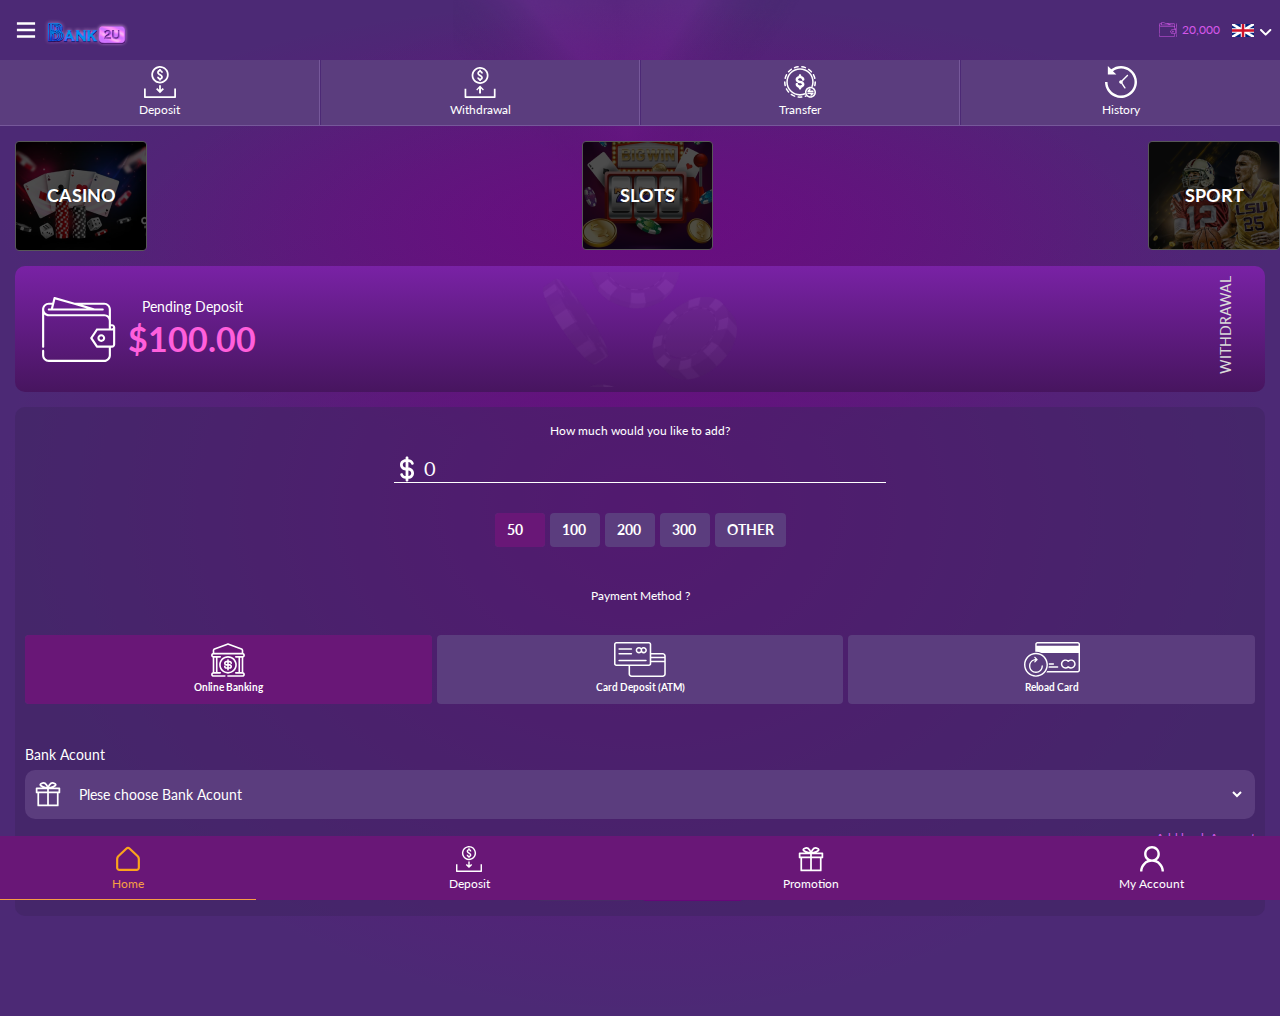
<file: withdrawal.html>
<!DOCTYPE html>
<html class="mouse modern chrome">
<head prefix="og: http://ogp.me/ns# fb: http://ogp.me/ns/fb# website: http://ogp.me/ns/website#">
<meta charset="utf-8">
<title>b2u.net Game mobile - Casino</title>
<meta name="keywords" content="key,key,key,key,key,key,key,key,key">
<meta name="description" content="b2u.net Game mobile - Casino">
<meta name="viewport" content="width=device-width, initial-scale=0.0, user-scalable=no, minimum-scale=1.0, maximum-scale=1.0">
<meta name="format-detection" content="telephone=no">
<link rel="index" href="/">

<!-- Open graph tags -->
<meta property="og:site_name" content="b2u.net Game mobile - Casino">
<meta property="og:title" content="b2u.net Game mobile - Casino">
<meta property="og:type" content="website">
<meta property="og:url" content="/">
<meta property="og:description" content="b2u.net Game mobile - Casino">

<!-- *** stylesheet *** -->
<link href="./css/default.css" rel="stylesheet" type="text/css" media="all">
<link href="./css/slick.css" rel="stylesheet" type="text/css" >
<link href="./css/mmenu-light.css" rel="stylesheet" type="text/css" >
<link href="./css/styles.css" rel="stylesheet" type="text/css" media="all">

<!-- *** javascript *** -->
<script src="./js/jquery-2.1.4.min.js"></script>
<script src="./js/config.js"></script>
<script src="./js/common.js"></script>
<script type="text/javascript" src="./js/slick.min.js"></script>

</head>

<body id="homepage">
<div id="page">
  <header id="header">
    <div class="container flex flex-justify-between flex-align-center">
      <div class="box-left flex flex-align-center">
        <a href="#menu"><div class="menu"><i class="icon icon-menu"></i></div></a>
        <div class="logo"><a href="#"><img src="./images/logo.png" alt="Bank2U"></a></div>
      </div>
      <div class="box-right flex flex-align-center">
        <div class="wallet"><i class="icon icon-wallet"></i> 20,000</div>
        <div class="box-language">
          <div class="flag-active"><img src="/images/img-english.png" alt=""></div>
          <ul class="list-lang">
            <li><a href=""><img src="/images/img-china.png" alt=""></a></li>
            <li><a href=""><img src="/images/img-malay.png" alt=""></a></li>
          </ul>
        </div>
      </div>
    </div>
    <nav id="menu">
      <div class="block-user-menu">
        <div class="flex">
          <div class="box-avatar"><img src="./images/img-avatar.png" alt="Rachel Brown"></div>
          <div class="box-info">
            <h4>Rachel Brown</h4>
            <div class="wallet"><span class="title">Wallet</span><span class="number">3.000,00</span></div>
          </div>
        </div>
      </div>
      <div class="side-menu-body">
        <ul>
          <li class="Selected"><a href="#"><i class="icon icon-homepage"></i>Home</a></li>
          <li><a href="#"><i class="icon icon-casino"></i>Casino</a></li>
          <li><a href="#"><i class="icon icon-slots"></i>Slots</a></li>
          <li><a href="#"><i class="icon icon-sportbook"></i>Sportbook</a></li>
          <li><a href="wallet.html"><i class="icon icon-wallet-menu"></i>Wallets</a></li>
          <li><a href="#"><i class="icon icon-referrals"></i>Referrals</a></li>
          <li><a href="#"><i class="icon icon-referrals"></i>Affiliates</a></li>
          <li><a href="#"><i class="icon icon-promotion"></i>Promotions</a></li>
          <li><a href="#"><i class="icon icon-angpau"></i>Angpau</a></li>
          <li><a href="#"><i class="icon icon-vip"></i>VIP</a></li>
          <li><a href="#"><i class="icon icon-contact"></i>Contact Us</a></li>
        </ul>
      </div>
      <div class="side-menu-footer flex">
        <button class="btn-sign-in"><i class="icon icon-sign-in"></i> Sign In</button>
        <div class="list-lang flex">
          <a href="#" class="active"><img src="./images/img-english.png" alt=""></a>
          <a href="#"><img src="./images/img-china.png" alt=""></a>
          <a href="#"><img src="./images/img-malay.png" alt=""></a>
        </div>
      </div>
    </nav>
  </header><!-- /#header -->
  <section id="contents">
    <section class="list-quick-menu">
      <ul class="flex flex-justify-between">
        <li>
          <a href="deposit.html">
            <i class="icon icon-deposit"></i>
            <span>Deposit</span>
          </a>
        </li>
        <li>
          <a href="withdrawal.html">
            <i class="icon icon-withdrawal"></i>
            <span>Withdrawal</span>
          </a>
        </li>
        <li>
          <a href="transfer.html">
            <i class="icon icon-transfer"></i>
            <span>Transfer</span>
          </a>
        </li>
        <li>
          <a href="history.html">
            <i class="icon icon-history"></i>
            <span>History</span>
          </a>
        </li>
      </ul>
    </section><!-- /#list-quick-menu -->
    <section class="menu-game-item">
      <ul class="list-game">
        <li>
          <a href="#">
            <div class="images"><img src="./images/img-casino.png" alt="Casino"></div>
            <h3 class="title-game">Casino</h3>
          </a>
        </li>
        <li>
          <a href="#">
            <div class="images"><img src="./images/img-slots.png" alt="Slots"></div>
            <h3 class="title-game">Slots</h3>
          </a>
        </li>
        <li>
          <a href="#">
            <div class="images"><img src="./images/img-sport.png" alt="Sport"></div>
            <h3 class="title-game">Sport</h3>
          </a>
        </li>
      </ul>
    </section><!-- /#menu-game-item -->
    <section class="deposit-page-form">
      <div class="container">
        <div class="block-money-hold">
          <h3>withdrawal</h3>
          <div class="flex">
            <i class="icon icon-wallet"></i>
            <div class="block-money-number">
              <div class="sub-title">Pending Deposit</div>
              <div class="number">$100.00</div>
            </div>
          </div>
        </div>
        <div class="block-bg-inner">
          <h4 class="text-center">How much would you like to add?</h4>
          <div class="form-input">
            <div class="input-inner-icon flex form-input-money">
              <i class="icon icon-credit"></i>
              <input type="text" class="form-control" value="0">
            </div>
          </div>
          <div class="list-number-input">
            <ul class="flex flex-justify-center">
              <li>
                <input type="radio" id="50" name="radio-group" checked>
                <label for="50"><span>50</span></label>
              </li>
              <li>
                <input type="radio" id="100" name="radio-group">
                <label for="100"><span>100</span></label>
              </li>
              <li>
                <input type="radio" id="200" name="radio-group">
                <label for="200"><span>200</span></label>
              </li>
              <li>
                <input type="radio" id="300" name="radio-group">
                <label for="300"><span>300</span></label>
              </li>
              <li>
                <input type="radio" id="other" name="radio-group">
                <label for="other"><span>other</span></label>
              </li>
            </ul>
          </div>
          <h4 class="text-center">Payment Method ?</h4>
          <div class="list-number-input list-check-method">
            <ul class="flex flex-justify-center">
              <li>
                <input type="radio" id="onlineBanking" name="radio-group-method" checked>
                <label for="onlineBanking">
                  <div class="label-inner">
                    <i class="icon icon-bank"></i>
                    Online Banking
                  </div>
                </label>
              </li>
              <li>
                <input type="radio" id="cardDeposit" name="radio-group-method">
                <label for="cardDeposit">
                  <div class="label-inner">
                    <i class="icon icon-atm"></i>
                    Card Deposit (ATM)
                  </div>
                </label>
              </li>
              <li>
                <input type="radio" id="reloadCard" name="radio-group-method">
                <label for="reloadCard">
                  <div class="label-inner">
                    <i class="icon icon-reload-card"></i>
                    Reload Card
                  </div>
                </label>
              </li>
            </ul>
          </div>
          <div class="form-input">
            <lablel class="form-label" for="promotion">Bank Acount </lablel>
            <div class="input-inner-icon flex form-phone-number">
              <i class="icon icon-promotion"></i>
              <select class="form-control pl-0 mr-10" id="promotion">
                <option value="0">Plese choose Bank Acount</option>
                <option value="0">+84</option>
                <option value="0">+60</option>
              </select>
            </div>
            <p class="text-help"><a href="javascript:void(0);" class="btn-modal">Add bank Account</a></p>
          </div>          
          <div class="form-button flex">
            <button type="reset" class="btn-reset">Reset</button>
            <button type="submit" class="btn-submut">Submit</button>
          </div>
        </div>
      </div>
    </section><!-- /#block-game-category -->
  </section><!-- /#contents -->
  <footer id="footer" class="flex flex-justify-center fixed-bottom">
    <ul class="list-menu-footer">
      <li>
        <a href="index.html" class="active">
          <i class="icon icon-home"></i>
          <span>Home</span>
        </a>
      </li>
      <li>
        <a href="deposit.html">
          <i class="icon icon-deposit"></i>
          <span>Deposit</span>
        </a>
      </li>
      <li>
        <a href="promotion.html">
          <i class="icon icon-promotion"></i>
          <span>Promotion</span>
        </a>
      </li>
      <li>
        <a href="register.html">
          <i class="icon icon-my-account"></i>
          <span>My Account</span>
        </a>
      </li>
    </ul>
  </footer><!-- /#footer -->
</div><!-- /#page -->
<script src="./js/mmenu-light.js"></script>
<div class="modal">
  <div class="modal-content">
    <span class="close">&times;</span>
    <div class="modal-header">
      <h3>Welcome Bonus 100% (Slot Game)</h3>
    </div>
    <div class="modal-body">
      <p>100% PROMOTION OFFER:<br>

        1. This promotion applies to all NEW MEMBER ONLY.<br>
        
        2. The Member is required to deposit a minimum of MYR30. Each member can claim the bonus ONCE (1) only and up to a maximum of MYR688.<br>
        
        Terms & Condition<br>
        
        1. For Slots products, your initial deposit plus the bonus amount have to be winning turnover 5 TIMES before withdrawal can be made.<br>
        
        Example: <br>
        
        First Deposit MYR30 <br>
        
        Bonus MYR30 x 100% = MYR30<br>
        
        Turnover requirement (MYR30 + MYR30) x 5 = MYR 300<br>
        
        2. Members are allowed to enjoy their WELCOME BONUS in SLOT GAMES ONLY.<br>
        
        Conditions and Terms of Use apply.<br>
        
        This Promotion Only Allow To Play Slot Game Only .<br>
        
        
        6. Only one account per person is allowed in BANK2U platform. BANK2U reserves the right to suspend or terminate any duplicate accounts or any account that does not adhere to the stipulated terms and conditions.<br>
        
        7. The name must match with your bank account name for withdrawal<br>
        
        8. General BANK2U Terms & Conditions apply.</p>
    </div>
    <div class="modal-footer text-center"></div>
  </div>
</div><!-- /#Modal -->
</body>
</html>
</file>
<file: css/default.css>
@charset "utf-8";
/* ===================================================================
CSS information
 file name  :  default.css
=================================================================== */
/*--- reset */
html {
	overflow-y: scroll;
}
body,div,dl,dt,dd,ul,ol,li,h1,h2,h3,h4,h5,h6,pre,form,fieldset,input,textarea,p,blockquote,th,td {
	margin: 0;
	padding: 0;
}
address,caption,cite,code,dfn,em,strong,th,var {
	font-style: normal;
}
table {
	border-collapse: collapse;
	border-spacing: 0;
}
caption,th {
	text-align: left;
}
q:before,q:after {
	content: '';
}
object,embed {
	vertical-align: top;
}
hr,legend {
	display: none;
}
h1,h2,h3,h4,h5,h6 {
	font-size: 100%;
}
img,abbr,acronym,fieldset {
	border: 0;
}
li {
	list-style-type: none;
}
sup {
	vertical-align: super;
	font-size: 0.5em;
}
img {
	vertical-align: top;
}
i {
	font-style: normal;
}
</file>
<file: css/mmenu-light.css>
/*!
 * Mmenu Light
 * mmenujs.com/mmenu-light
 *
 * Copyright (c) Fred Heusschen
 * www.frebsite.nl
 *
 * License: CC-BY-4.0
 * http://creativecommons.org/licenses/by/4.0/
 */

 :root {
  --mm-ocd-width: 80%;
  --mm-ocd-min-width: 200px;
  --mm-ocd-max-width: 440px
}

body.mm-ocd-opened {
  overflow-y: hidden;
  -ms-scroll-chaining: none;
  overscroll-behavior: none
}

.mm-ocd {
  position: fixed;
  top: 0;
  right: 0;
  bottom: 100%;
  left: 0;
  z-index: 9999;
  overflow: hidden;
  -ms-scroll-chaining: none;
  overscroll-behavior: contain;
  background: rgba(0, 0, 0, 0);
  -webkit-transition-property: bottom, background-color;
  -o-transition-property: bottom, background-color;
  transition-property: bottom, background-color;
  -webkit-transition-duration: 0s, .3s;
  -o-transition-duration: 0s, .3s;
  transition-duration: 0s, .3s;
  -webkit-transition-timing-function: ease;
  -o-transition-timing-function: ease;
  transition-timing-function: ease;
  -webkit-transition-delay: .45s, .15s;
  -o-transition-delay: .45s, .15s;
  transition-delay: .45s, .15s
}

.mm-ocd--open {
  bottom: 0;
  background: rgba(0, 0, 0, .25);
  -webkit-transition-delay: 0s;
  -o-transition-delay: 0s;
  transition-delay: 0s
}

.mm-ocd__content {
  position: absolute;
  top: 0;
  bottom: 0;
  z-index: 2;
  width: 80%;
  width: var(--mm-ocd-width);
  min-width: 200px;
  min-width: var(--mm-ocd-min-width);
  max-width: 440px;
  max-width: var(--mm-ocd-max-width);
  background: #fff;
  -webkit-transition-property: -webkit-transform;
  transition-property: -webkit-transform;
  -o-transition-property: transform;
  transition-property: transform;
  transition-property: transform, -webkit-transform;
  -webkit-transition-duration: .3s;
  -o-transition-duration: .3s;
  transition-duration: .3s;
  -webkit-transition-timing-function: ease;
  -o-transition-timing-function: ease;
  transition-timing-function: ease
}

.mm-ocd--left .mm-ocd__content {
  left: 0;
  -webkit-transform: translate3d(-100%, 0, 0);
  transform: translate3d(-100%, 0, 0)
}

.mm-ocd--right .mm-ocd__content {
  right: 0;
  -webkit-transform: translate3d(100%, 0, 0);
  transform: translate3d(100%, 0, 0)
}

.mm-ocd--open .mm-ocd__content {
  -webkit-transform: translate3d(0, 0, 0);
  transform: translate3d(0, 0, 0)
}

.mm-ocd__backdrop {
  position: absolute;
  top: 0;
  bottom: 0;
  z-index: 3;
  width: calc(100% - 80%);
  width: calc(100% - var(--mm-ocd-width));
  min-width: calc(100% - 440px);
  min-width: calc(100% - var(--mm-ocd-max-width));
  max-width: calc(100% - 200px);
  max-width: calc(100% - var(--mm-ocd-min-width));
  background: rgba(3, 2, 1, .5)
}

.mm-ocd--left .mm-ocd__backdrop {
  right: 0
}

.mm-ocd--right .mm-ocd__backdrop {
  left: 0
}

.mm-spn,
.mm-spn a,
.mm-spn li,
.mm-spn span,
.mm-spn ul {
  display: block;
  padding: 0;
  margin: 0;
  -webkit-box-sizing: border-box;
  box-sizing: border-box
}

:root {
  --mm-spn-item-height: 50px;
  --mm-spn-item-indent: 20px;
  --mm-spn-line-height: 24px
}

.mm-spn {
  width: 100%;
  height: 100%;
  -webkit-tap-highlight-color: transparent;
  -webkit-overflow-scrolling: touch;
  overflow: hidden;
  -webkit-clip-path: inset(0 0 0 0);
  clip-path: inset(0 0 0 0);
  -webkit-transform: translateX(0);
  -ms-transform: translateX(0);
  transform: translateX(0)
}

.mm-spn ul {
  -webkit-overflow-scrolling: touch;
  position: fixed;
  top: 0;
  left: 100%;
  bottom: 0;
  z-index: 2;
  width: 130%;
  padding-right: 30%;
  line-height: 24px;
  line-height: var(--mm-spn-line-height);
  overflow: visible;
  overflow-y: auto;
  background: inherit;
  -webkit-transition: left .3s ease 0s;
  -o-transition: left .3s ease 0s;
  transition: left .3s ease 0s;
  cursor: default
}

.mm-spn ul:after {
  content: "";
  display: block;
  height: 50px;
  height: var(--mm-spn-item-height)
}

.mm-spn>ul {
  left: 0
}

.mm-spn ul.mm-spn--open {
  left: 0
}

.mm-spn ul.mm-spn--parent {
  left: -30%;
  overflow-y: hidden
}

.mm-spn li {
  position: relative;
  background: inherit;
  cursor: pointer
}

.mm-spn li:before {
  content: "";
  display: block;
  position: absolute;
  top: 25px;
  top: calc(var(--mm-spn-item-height)/ 2);
  right: 25px;
  right: calc(var(--mm-spn-item-height)/ 2);
  z-index: 0;
  width: 10px;
  height: 10px;
  border-top: 2px solid;
  border-right: 2px solid;
  -webkit-transform: rotate(45deg) translate(0, -50%);
  -ms-transform: rotate(45deg) translate(0, -50%);
  transform: rotate(45deg) translate(0, -50%);
  opacity: .4
}


.mm-spn a,
.mm-spn span {
  position: relative;
  z-index: 1;
  padding: 13px 20px;
  padding: calc((var(--mm-spn-item-height) - var(--mm-spn-line-height))/ 2) var(--mm-spn-item-indent)
}

.mm-spn a {
  background: inherit;
  color: inherit;
  text-decoration: none
}

.mm-spn a:not(:last-child) {
  width: calc(100% - 50px);
  width: calc(100% - var(--mm-spn-item-height))
}

.mm-spn a:not(:last-child):after {
  content: "";
  display: block;
  position: absolute;
  top: 0;
  right: 0;
  bottom: 0;
  border-right: 1px solid;
  opacity: .15
}

.mm-spn span {
  background: 0 0
}

.mm-spn.mm-spn--navbar {
  cursor: pointer
}

.mm-spn.mm-spn--navbar:before {
  content: '';
  display: block;
  position: absolute;
  top: 25px;
  top: calc(var(--mm-spn-item-height)/ 2);
  left: 20px;
  left: var(--mm-spn-item-indent);
  width: 10px;
  height: 10px;
  margin-top: 2px;
  border-top: 2px solid;
  border-left: 2px solid;
  -webkit-transform: rotate(-45deg) translate(50%, -50%);
  -ms-transform: rotate(-45deg) translate(50%, -50%);
  transform: rotate(-45deg) translate(50%, -50%);
  opacity: .4
}

.mm-spn.mm-spn--navbar.mm-spn--main {
  cursor: default
}

.mm-spn.mm-spn--navbar.mm-spn--main:before {
  content: none;
  display: none
}

.mm-spn.mm-spn--navbar:after {
  content: attr(data-mm-spn-title);
  display: block;
  position: absolute;
  top: 0;
  left: 0;
  right: 0;
  height: 50px;
  height: var(--mm-spn-item-height);
  padding: 0 40px;
  padding: 0 calc(var(--mm-spn-item-indent) * 2);
  line-height: 50px;
  line-height: var(--mm-spn-item-height);
  opacity: .4;
  text-align: center;
  overflow: hidden;
  white-space: nowrap;
  -o-text-overflow: ellipsis;
  text-overflow: ellipsis
}

.mm-spn.mm-spn--navbar.mm-spn--main:after {
  padding-left: 20px;
  padding-left: var(--mm-spn-item-indent)
}

.mm-spn.mm-spn--navbar ul {
  top: 51px;
  top: calc(var(--mm-spn-item-height) + 1px)
}

.mm-spn.mm-spn--navbar ul:before {
  content: '';
  display: block;
  position: fixed;
  top: inherit;
  z-index: 2;
  width: 100%;
  border-top: 1px solid currentColor;
  opacity: .15
}

.mm-spn.mm-spn--light {
  color: #FFF;
  background: #271141
}

.mm-spn.mm-spn--dark {
  color: #ddd;
  background: #333
}

.mm-spn.mm-spn--vertical {
  overflow-y: auto
}

.mm-spn.mm-spn--vertical ul {
  width: 100%;
  padding-right: 0;
  position: static
}

.mm-spn.mm-spn--vertical ul ul {
  display: none;
  padding-left: 20px;
  padding-left: var(--mm-spn-item-indent)
}

.mm-spn.mm-spn--vertical ul ul:after {
  height: 25px;
  height: calc(var(--mm-spn-item-height)/ 2)
}

.mm-spn.mm-spn--vertical ul.mm-spn--open {
  display: block
}

.mm-spn.mm-spn--vertical li.mm-spn--open:before {
  -webkit-transform: rotate(135deg) translate(-50%, 0);
  -ms-transform: rotate(135deg) translate(-50%, 0);
  transform: rotate(135deg) translate(-50%, 0)
}

.mm-spn.mm-spn--vertical ul ul li:last-child:after {
  content: none;
  display: none
}
</file>
<file: css/styles.css>
/* ===================================================================
CSS information
 file name  : syles.css
=================================================================== */
@import url("https://fonts.googleapis.com/css2?family=Lato:ital,wght@0,300;0,400;0,700;1,300;1,400&display=swap");
html {
  font-size: small;
  line-height: 1.5;
}

body {
  color: #FFF;
  -webkit-text-size-adjust: none;
  font-size: 93%;
}
.ie body {
  font-size: 90%;
}
@media only screen and (max-width: 767px) {
  body {
    font-size: 85%;
  }
}
body a {
  color: white;
  transition: all .3s ease;
}
body a:link, body a:visited, body a:active {
  text-decoration: underline;
}
.mouse body a:hover, .touch body a.touchstart {
  text-decoration: none;
  color: white;
}
body img {
  max-width: 100%;
  -webkit-touch-callout: none;
}

body, pre, input, textarea, select {
  font-family: "Lato", sans-serif;
}

input, select, textarea {
  font-size: 100%;
}

html.ie8 .view_tab,
html.ie8 .view_tab_sp,
html.ie8 .view_sp {
  display: none !important;
}
html.ie8 #page {
  min-width: 1024px !important;
  margin: auto;
  font-size: 100% !important;
}

body {
  background: #4C2975;
}
@media only screen and (min-width: 1025px) {
  body .view_tab-sp, body .view_tab {
    display: none !important;
  }
}
@media print {
  body .view_tab-sp, body .view_tab {
    display: none !important;
  }
}
.ie8 body .view_tab-sp, .ie8 body .view_tab {
  display: none !important;
}
@media only screen and (min-width: 768px) {
  body .view_sp {
    display: none !important;
  }
}
@media print {
  body .view_sp {
    display: none !important;
  }
}
.ie8 body .view_sp {
  display: none !important;
}
@media only screen and (max-width: 1024px) {
  body .view_pc {
    display: none !important;
  }
}
@media only screen and (max-width: 767px) {
  body .view_pc-tab, body .view_tab {
    display: none !important;
  }
}

.mouse .over {
  -moz-transition: opacity 200ms ease-in;
  -o-transition: opacity 200ms ease-in;
  -webkit-transition: opacity 200ms ease-in;
  transition: opacity 200ms ease-in;
}
.mouse .over:hover, .touch .over.touchstart {
  filter: progid:DXImageTransform.Microsoft.Alpha(Opacity=70);
  opacity: 0.7;
}
.touch .over {
  -webkit-tap-highlight-color: transparent;
}
.touch .over.touchend {
  -moz-transition-delay: 200ms;
  -o-transition-delay: 200ms;
  -webkit-transition-delay: 200ms;
  transition-delay: 200ms;
}

* {
  -moz-box-sizing: border-box;
  -webkit-box-sizing: border-box;
  box-sizing: border-box;
}

/* -----------------------------------------------------------
  #page
----------------------------------------------------------- */
#page {
  background: radial-gradient(50% 50% at 50% 50%, rgba(113, 5, 131, 0.7) 0%, rgba(0, 30, 39, 0) 100%);
  min-height: 100vh;
  position: relative;
  padding-bottom: 100px;
}
#page:after {
  content: "";
  background: radial-gradient(50% 50% at 50% 50%, rgba(113, 5, 131, 0.7) 0%, rgba(0, 30, 39, 0) 100%);
  width: 100%;
  height: 50vh;
  top: 0;
  left: 0;
  z-index: -1;
  position: absolute;
}
#page:before {
  content: "";
  background: url("../images/bg-top.png") no-repeat bottom center;
  width: 100%;
  height: 249px;
  top: 0;
  left: 0;
  z-index: -1;
  position: absolute;
}
@media only screen and (min-width: 768px) {
  #page {
    font-size: 100% !important;
  }
}
@media print {
  #page {
    font-size: 100% !important;
  }
}
.ie8 #page {
  font-size: 100% !important;
}

.container {
  margin: 0 15px;
}

.flex {
  display: flex;
}
.flex-justify-start {
  justify-content: flex-start;
}
.flex-justify-center {
  justify-content: center;
}
.flex-justify-between {
  justify-content: space-between;
}
.flex-justify-end {
  justify-content: flex-end;
}
.flex-align-center {
  align-items: center;
}
.flex-align-stretch {
  align-items: stretch;
}
.flex-align-start {
  align-items: flex-start;
}
.flex-align-end {
  align-items: flex-end;
}

.fixed-bottom {
  position: fixed;
  bottom: 0;
  width: 100%;
  z-index: 99;
}

.text-center {
  text-align: center !important;
}

.text-right {
  text-align: right !important;
}

.pl-0 {
  padding-left: 0 !important;
}

.mr-10 {
  margin-right: 10px !important;
}

/* -----------------------------------------------------------
  #header
----------------------------------------------------------- */
header {
  padding: 1em 0;
}
header .container {
  margin: 0 8px;
}
header .menu {
  padding: 5px;
}
header .menu icon {
  width: 27px;
  height: 27px;
}
header .wallet {
  color: #D457E9;
  display: flex;
  margin-right: 1em;
}
header .wallet .icon-wallet {
  width: 18px;
  height: 16px;
  display: inline-block;
  vertical-align: baseline;
  background: url("../images/icon-wallet-header.svg");
  margin-right: 5px;
}
header .box-language {
  position: relative;
  padding-top: 5px;
}
header .box-language .flag-active {
  background: url("../images/icon-down.svg") no-repeat right center;
  display: inline-block;
  padding-right: 1.5em;
}
header .box-language ul {
  position: absolute;
  width: 80px;
  background: #5B3D7E;
  right: 0;
  top: 100%;
  display: none;
  z-index: 99;
  -moz-border-radius: 4px;
  -webkit-border-radius: 4px;
  border-radius: 4px;
}
header .box-language ul li {
  border-bottom: 1px solid #76589A;
}
header .box-language ul li:last-child {
  border-bottom: none;
}
header .box-language ul li a {
  padding: .6em 1em;
  display: block;
  text-align: center;
}
header .box-language:hover ul {
  display: block;
}

/* -----------------------------------------------------------
  #list-quick-menu
----------------------------------------------------------- */
.list-quick-menu {
  background: #5B3D7E;
  border-bottom: 1px solid #76589A;
}
.list-quick-menu ul li {
  width: 25%;
  border-right: 1px solid #76589A;
  border-left: 1px solid #4C2975;
}
.list-quick-menu ul li:first-child {
  border-left: 0;
}
.list-quick-menu ul li:last-child {
  border-right: 0;
}
.list-quick-menu ul li a {
  display: block;
  padding: .5em;
  text-align: center;
  text-decoration: none;
}
.list-quick-menu ul li a img {
  width: 100%;
}
.list-quick-menu ul li a .icon {
  width: 32px;
  height: 32px;
  margin-bottom: 3px;
}

/* -----------------------------------------------------------
  #menu-game-item
----------------------------------------------------------- */
.menu-game-item {
  overflow: hidden;
  *zoom: 1;
  padding: 15px 0;
}
.menu-game-item .list-game {
  display: flex;
  white-space: nowrap;
  justify-content: space-between;
  overflow-x: auto;
  overflow-y: hidden;
}
.menu-game-item .list-game li {
  margin-left: 15px;
  min-width: 130px;
}
.menu-game-item .list-game li a {
  position: relative;
  display: block;
  -moz-border-radius: 4px;
  -webkit-border-radius: 4px;
  border-radius: 4px;
  overflow: hidden;
  *zoom: 1;
  border: 1px solid #575757;
}
.menu-game-item .list-game li a:before {
  content: '';
  width: 100%;
  height: 100%;
  background: rgba(0, 0, 0, 0.7);
  left: 0;
  top: 0;
  position: absolute;
  z-index: 0;
}
.menu-game-item .list-game li a h3 {
  width: 100%;
  position: absolute;
  top: 50%;
  transform: translate(0, -50%);
  text-transform: uppercase;
  text-align: center;
  font-size: 150%;
  font-style: normal;
  font-weight: bold;
  line-height: 1.4;
}
.menu-game-item .list-game li a:hover {
  transition: all .3s ease-in-out;
}
.menu-game-item .list-game li a:hover:before {
  background: rgba(0, 0, 0, 0.5);
}

/* -----------------------------------------------------------
  #footer
----------------------------------------------------------- */
footer {
  width: 100%;
  left: 0;
  background: #691777;
}
footer .list-menu-footer {
  display: flex;
  justify-content: space-between;
  align-items: end;
  list-style: none;
  padding: 0;
  margin: 0;
  width: 100%;
}
footer .list-menu-footer li {
  min-width: 20%;
}
footer .list-menu-footer li a {
  text-decoration: none;
  display: block;
  text-align: center;
  padding: .8em 1em .5em;
  border-bottom: 1px solid transparent;
  color: #FFF;
  font-size: 100%;
}
footer .list-menu-footer li a span {
  display: block;
  margin-top: 3px;
}
footer .list-menu-footer li a.active {
  border-bottom: 1px solid #F79E44;
  color: #F79E44;
}
footer .list-menu-footer li a.active .icon {
  filter: invert(27%) sepia(51%) saturate(2878%) hue-rotate(346deg) brightness(104%) contrast(97%);
}

.icon {
  width: 26px;
  height: 26px;
  display: block;
  margin: auto;
  background-color: #FFF;
  background-size: contain !important;
}

.icon-home {
  background: url("../images/icon-home.svg") no-repeat 50% 50%;
}

.icon-deposit {
  background: url("../images/icon-deposit.svg") no-repeat 50% 50%;
}

.icon-promotion {
  background: url("../images/icon-promotion.svg") no-repeat 50% 50%;
}

.icon-my-account {
  background: url("../images/icon-user.svg") no-repeat 50% 50%;
}

.icon-withdrawal {
  background: url("../images/icon-withdrawal.svg") no-repeat 50% 50%;
}

.icon-transfer {
  background: url("../images/icon-transfer.svg") no-repeat 50% 50%;
}

.icon-history {
  background: url("../images/icon-history.svg") no-repeat 50% 50%;
}

.icon-menu {
  background: url("../images/icon-menu.svg") no-repeat 50% 50%;
}

.icon-wallet {
  background: url("../images/icon-wallet.svg") no-repeat 50% 50%;
}

.icon-sign-in {
  background: url("../images/icon-sign-in.svg") no-repeat 50% 50%;
}

.icon-casino {
  background: url("../images/icon-casino.svg") no-repeat 50% 50%;
}

.icon-slots {
  background: url("../images/icon-slots.svg") no-repeat 50% 50%;
}

.icon-sportbook {
  background: url("../images/icon-sportbook.svg") no-repeat 50% 50%;
}

.icon-wallet-menu {
  background: url("../images/icon-wallet-menu.svg") no-repeat 50% 50%;
}

.icon-referrals {
  background: url("../images/icon-referrals.svg") no-repeat 50% 50%;
}

.icon-angpau {
  background: url("../images/icon-angpau.svg") no-repeat 50% 50%;
}

.icon-vip {
  background: url("../images/icon-vip.svg") no-repeat 50% 50%;
}

.icon-contact {
  background: url("../images/icon-contact.svg") no-repeat 50% 50%;
}

.icon-homepage {
  background: url("../images/icon-homepage.svg") no-repeat 50% 50%;
}

.icon-password {
  background: url("../images/icon-password.svg") no-repeat 50% 50%;
}

.icon-global {
  background: url("../images/icon-global.svg") no-repeat 50% 50%;
}

.icon-credit {
  background: url("../images/icon-credit.svg") no-repeat 50% 50%;
}

.icon-android {
  background: url("../images/icon-android.svg") no-repeat 50% 50%;
}

.icon-iOs {
  background: url("../images/icon-ios.svg") no-repeat 50% 50%;
}

.icon-reload-card {
  background: url("../images/icon-reload-card.svg") no-repeat 50% 50%;
}

.icon-bank {
  background: url("../images/icon-bank.svg") no-repeat 50% 50%;
}

.icon-atm {
  background: url("../images/icon-atm.svg") no-repeat 50% 50%;
}

.icon-edit {
  background: url("../images/icon-edit.svg") no-repeat 50% 50%;
}

.icon-refresh {
  background: url("../images/icon-refresh.svg") no-repeat 50% 50%;
}

.icon-delete {
  background: url("../images/icon-delete.svg") no-repeat 50% 50%;
}

.icon-comment {
  background: url("../images/icon-comment.svg") no-repeat 50% 50%;
}

.block-user-menu {
  background: #660779;
}
.block-user-menu .flex {
  align-items: center;
  width: 100%;
  padding: 1em 1.5em;
}
.block-user-menu .box-avatar {
  width: 60px;
  height: 60px;
  overflow: hidden;
  *zoom: 1;
  -moz-border-radius: 50%;
  -webkit-border-radius: 50%;
  border-radius: 50%;
  margin-right: 1em;
}
.block-user-menu .box-avatar img {
  width: 100%;
}
.block-user-menu .box-info h4 {
  font-weight: 500;
  font-size: 184%;
}
.block-user-menu .box-info .wallet {
  display: flex;
  margin-top: 5px;
}
.block-user-menu .box-info .title {
  background: #A836BF;
  -moz-border-radius: 4px;
  -webkit-border-radius: 4px;
  border-radius: 4px;
  padding: 5px 10px;
  color: #FFF;
  display: inline-block;
}
.block-user-menu .box-info .number {
  padding: 2px 10px;
  color: #EB86FF;
  font-size: 134%;
}

.mm-ocd-opened #page {
  box-sizing: border-box;
  overflow: hidden;
  *zoom: 1;
  height: 100vh;
}

.mm-spn.mm-spn--vertical .side-menu-body {
  max-height: calc( 100% - 144px );
  overflow-y: auto;
}
.mm-spn.mm-spn--vertical ul.mm-spn--open {
  margin-top: 15px;
}
.mm-spn.mm-spn--vertical ul.mm-spn--open li {
  padding: 0 10px;
}
.mm-spn.mm-spn--vertical ul.mm-spn--open li::before {
  display: none;
}
.mm-spn.mm-spn--vertical ul.mm-spn--open li a {
  display: flex;
  width: 100%;
  align-items: center;
  text-decoration: none;
  font-size: 134%;
  font-family: "Lato", sans-serif;
  font-weight: 400;
}
.mm-spn.mm-spn--vertical ul.mm-spn--open li a .icon {
  display: inline-block;
  margin-left: 0;
  margin-right: 1em;
}
.mm-spn.mm-spn--vertical ul.mm-spn--open li.Selected a {
  background: #381C59;
  -moz-border-radius: 4px;
  -webkit-border-radius: 4px;
  border-radius: 4px;
}
.mm-spn.mm-spn--vertical .side-menu-footer {
  padding: 10px;
  border-top: 1px solid #442154;
  justify-content: space-between;
  width: 100%;
  position: absolute;
  bottom: 0;
  left: 0;
}
.mm-spn.mm-spn--vertical .side-menu-footer .btn-sign-in {
  background: #691777;
  border: none;
  color: #FFF;
  -moz-border-radius: 4px;
  -webkit-border-radius: 4px;
  border-radius: 4px;
  display: flex;
  justify-content: center;
  align-items: center;
  padding: 5px 15px;
}
.mm-spn.mm-spn--vertical .side-menu-footer .btn-sign-in .icon {
  margin-right: 5px;
  width: 18px;
  height: 17px;
}
.mm-spn.mm-spn--vertical .side-menu-footer .list-lang {
  max-width: 50%;
  align-items: center;
}
.mm-spn.mm-spn--vertical .side-menu-footer .list-lang a {
  width: auto;
  padding: 8px;
}
.mm-spn.mm-spn--vertical .side-menu-footer .list-lang a.active {
  border: 1px solid #FFE484;
}
.mm-spn.mm-spn--vertical .side-menu-footer .list-lang a:after {
  display: none;
}

/* -----------------------------------------------------------
  #form-control
----------------------------------------------------------- */
.form-input {
  margin-bottom: 15px;
}
.form-input .form-label {
  display: block;
  margin-bottom: 5px;
  font-size: 117%;
}
.form-input .text-help {
  text-align: right;
  margin-top: 10px;
  font-size: 84%;
}
.form-input .text-help a {
  font-size: 117%;
  color: #D457E9;
  text-decoration: none;
}

.form-control {
  border: none;
  background: #5B3D7E;
  -moz-border-radius: 10px;
  -webkit-border-radius: 10px;
  border-radius: 10px;
  padding: 15px;
  padding-left: 50px;
  font-size: 117%;
  width: 100%;
  outline: none;
  color: #FFF;
}

.input-inner-icon {
  position: relative;
}
.input-inner-icon .icon {
  position: absolute;
  z-index: 1;
  top: 50%;
  left: 10px;
  -moz-transform: translate(0, -50%);
  -ms-transform: translate(0, -50%);
  -webkit-transform: translate(0, -50%);
  transform: translate(0, -50%);
  z-index: 0;
}
.input-inner-icon.form-phone-number {
  background: #5B3D7E;
  -moz-border-radius: 10px;
  -webkit-border-radius: 10px;
  border-radius: 10px;
  padding-left: 50px;
}
.input-inner-icon.form-phone-number input {
  padding-left: 10px;
}
.input-inner-icon.form-input-money {
  max-width: 40%;
  margin: 15px auto;
}
.input-inner-icon.form-input-money .form-control {
  background: none;
  border-bottom: 1px solid #FFF;
  -moz-border-radius: 0;
  -webkit-border-radius: 0;
  border-radius: 0;
  font-size: 167%;
  padding: 0 15px 2px 30px;
}
.input-inner-icon.form-input-money .icon {
  left: 0;
}
.input-inner-icon select {
  background: transparent;
  color: #FFF;
  border: none;
  outline: none;
  padding-right: 1em;
}
.input-inner-icon select option {
  color: #000;
}

.btn-reset {
  background: #472B67;
  margin-right: 10px;
}

.btn-submut {
  background: #660779;
}

.form-button {
  justify-content: center;
}
.form-button button {
  padding: 12px 30px;
  border: none;
  outline: none;
  color: #FFF;
  -moz-border-radius: 4px;
  -webkit-border-radius: 4px;
  border-radius: 4px;
}

/* -----------------------------------------------------------
  #form-control
----------------------------------------------------------- */
.page-block {
  margin-top: 15px;
}
.page-block .list-page {
  display: flex;
  justify-content: center;
  align-items: center;
}
.page-block .list-page li {
  margin-right: 8px;
}
.page-block .list-page li a {
  padding: 5px 12px;
  display: block;
  background: #5B3D7E;
  -moz-border-radius: 2px;
  -webkit-border-radius: 2px;
  border-radius: 2px;
  text-decoration: none;
  font-size: 117%;
}
.page-block .list-page li img {
  margin-top: 5px;
}
.page-block .list-page li.active a {
  background: #A836BF;
}

.line {
  width: calc( 100% - 30px);
  margin-left: 15px;
  height: 1px;
  background: #6E41A0;
  margin-top: 15px;
}

.slider-home {
  overflow: hidden;
  *zoom: 1;
}
.slider-home .slick-dots {
  position: absolute;
  bottom: 10px;
  left: 0;
  text-align: center;
  width: 100%;
}
.slider-home .slick-dots li {
  width: 15px;
  height: 5px;
  background: #C4C4C4;
  display: inline-block;
  margin-right: 5px;
}
.slider-home .slick-dots li.slick-active {
  background: #691777;
}
.slider-home .slick-dots li button {
  display: none;
}
.slider-home img {
  width: 100%;
}

.block-game-category {
  margin-top: 30px;
}
.block-game-category .title-block {
  position: relative;
  margin-bottom: 5px;
}
.block-game-category .title-block h3 {
  color: #FFF;
  font-weight: bold;
  font-size: 134%;
  text-transform: uppercase;
}
.block-game-category .title-block .view-all {
  position: absolute;
  right: 0;
  top: 0;
  width: 40%;
  text-align: right;
  display: block;
  font-size: 100%;
  text-decoration: none;
  background: url("../images/icon-view-all.svg") no-repeat right center;
  padding-right: 10px;
  text-decoration: none;
}

.block-game-category-inner {
  background: rgba(61, 35, 95, 0.5);
  -moz-border-radius: 10px;
  -webkit-border-radius: 10px;
  border-radius: 10px;
  padding: 15px 15px 0;
}
.block-game-category-inner .list-game-by-category {
  display: flex;
  flex-wrap: wrap;
}
.block-game-category-inner .list-game-by-category li {
  width: 47.5%;
  margin-right: 5%;
  margin-bottom: 5%;
}
.block-game-category-inner .list-game-by-category li:nth-child(2n) {
  margin-right: 0;
}
.block-game-category-inner .list-game-by-category li img {
  width: 100%;
}

.block-regiter-page {
  position: relative;
  margin-top: 50px;
}
.block-regiter-page .title-block-page {
  position: absolute;
  left: 50%;
  top: -23px;
  z-index: 1;
  -moz-transform: translate(-50%, 0);
  -ms-transform: translate(-50%, 0);
  -webkit-transform: translate(-50%, 0);
  transform: translate(-50%, 0);
}
.block-regiter-page .title-block-page h3 {
  display: inline-block;
  background: #3D235F;
  -moz-border-radius: 10px;
  -webkit-border-radius: 10px;
  border-radius: 10px;
  padding: 10px 30px;
  font-size: 134%;
  font-weight: bold;
  text-transform: uppercase;
  color: #FFF;
}
.block-regiter-page .bg-title-center {
  padding-top: 40px;
}

.block-bg-inner {
  background: rgba(61, 35, 95, 0.5);
  -moz-border-radius: 10px;
  -webkit-border-radius: 10px;
  border-radius: 10px;
  padding: 15px;
}
.block-bg-inner .title-block {
  font-size: 117%;
  font-weight: bold;
  border-left: 2px solid #FFF;
  padding-left: 15px;
  margin-bottom: 30px;
}

.modal {
  position: fixed;
  z-index: 999;
  left: 0;
  top: 0;
  width: 100%;
  height: 100%;
  overflow: auto;
  visibility: hidden;
  z-index: -0;
  opacity: 0;
  transition: all .3s ease-in-out;
  background-color: rgba(0, 0, 0, 0.8);
}
.modal .modal-content {
  background-color: #271141;
  margin: auto;
  padding: 15px 15px;
  width: 90%;
  -moz-border-radius: 10px;
  -webkit-border-radius: 10px;
  border-radius: 10px;
  position: absolute;
  top: 50%;
  left: 5%;
  -moz-transform: translate(0, -50%);
  -ms-transform: translate(0, -50%);
  -webkit-transform: translate(0, -50%);
  transform: translate(0, -50%);
}
.modal .modal-body {
  padding: 20px 0;
  max-height: 500px;
  height: calc( 100% - 100px);
  overflow-y: auto;
}
@media only screen and (max-height: 568px) {
  .modal .modal-body {
    max-height: 400px;
  }
}
.modal .modal-header h3 {
  border-bottom: 1px solid #5B3D7E;
  padding: 5px;
  font-size: 134%;
  font-weight: bold;
  text-transform: uppercase;
  padding-bottom: 10px;
}
.modal .close {
  color: #aaaaaa;
  float: right;
  font-size: 18px;
  width: 30px;
  height: 30px;
  line-height: 1;
  font-weight: bold;
  position: absolute;
  text-align: center;
  right: -10px;
  top: -10px;
  background: #FFF;
  padding: 5px;
  -moz-border-radius: 50%;
  -webkit-border-radius: 50%;
  border-radius: 50%;
}
.modal .close:hover,
.modal .close:focus {
  color: #000;
  text-decoration: none;
  cursor: pointer;
}
.modal .modal-footer {
  background: linear-gradient(180deg, #271141 0%, #381c59 100%);
  margin-left: -15px;
  margin-right: -15px;
  margin-bottom: -15px;
  padding: 15px;
  text-align: center;
  -moz-border-radius: 0 0 10px 10px;
  -webkit-border-radius: 0;
  border-radius: 0 0 10px 10px;
}
.modal .block-download {
  justify-content: space-between;
  margin-bottom: 20px;
}
.modal .block-download .btn-download {
  width: 46%;
  padding: 10px 0;
  background: #19092C;
  -moz-border-radius: 10px;
  -webkit-border-radius: 10px;
  border-radius: 10px;
  color: #FFF;
  display: flex;
  text-decoration: none;
  justify-content: center;
  align-items: center;
}
.modal .block-download .btn-download .icon {
  margin-right: 10px;
  margin-left: 0;
}
.modal .block-download .btn-download span {
  display: block;
}

.modal-open .modal {
  visibility: visible;
  opacity: 1;
  z-index: 999;
  transition: all .3s ease-in-out;
}

.modal-open #page {
  height: 100%;
  overflow: hidden;
  *zoom: 1;
}

.deposit-page-form .text-center {
  font-weight: 400;
}
.deposit-page-form .block-money-hold {
  background: linear-gradient(180deg, #7922a5 0%, #47155f 100%);
  -moz-border-radius: 10px;
  -webkit-border-radius: 10px;
  border-radius: 10px;
  padding: 30px 15px;
  position: relative;
  overflow: hidden;
  *zoom: 1;
  margin-bottom: 15px;
}
.deposit-page-form .block-money-hold .icon-wallet {
  width: 74px;
  height: 66px;
  margin-left: 1em;
  margin-right: 1em;
}
.deposit-page-form .block-money-hold h3 {
  font-size: 117%;
  text-transform: uppercase;
  transform: rotate(-90deg);
  color: #D9D9D9;
  font-weight: 500;
  position: absolute;
  right: -10px;
  top: 50%;
  margin-top: -15px;
}
.deposit-page-form .block-money-hold:before {
  content: "";
  background: url(../images/bg-casino.png) no-repeat center center;
  width: 100%;
  height: 100%;
  position: absolute;
  z-index: 0;
  left: 0;
  top: 0;
}
.deposit-page-form .block-money-hold .block-money-number {
  max-width: calc(100% - 100px);
}
.deposit-page-form .block-money-hold .block-money-number .sub-title {
  text-align: center;
  font-size: 117%;
}
.deposit-page-form .block-money-hold .block-money-number .number {
  font-weight: bold;
  font-size: 284%;
  line-height: 41px;
  color: #FF5FDC;
  white-space: nowrap;
  text-overflow: ellipsis;
  overflow: hidden;
  max-width: 100%;
}
.deposit-page-form .list-number-input {
  margin-bottom: 40px;
  margin-top: 30px;
  overflow: hidden;
  *zoom: 1;
}
.deposit-page-form .list-number-input li {
  background: #5B3D7E;
  color: #FFF;
  -moz-border-radius: 4px;
  -webkit-border-radius: 4px;
  border-radius: 4px;
  overflow: hidden;
  *zoom: 1;
  margin-right: 5px;
}
.deposit-page-form .list-number-input li:last-child {
  margin-right: 0;
}
.deposit-page-form .list-number-input [type="radio"]:checked, .deposit-page-form .list-number-input [type="radio"]:not(:checked) {
  position: absolute;
  left: -9999px;
}
.deposit-page-form .list-number-input [type="radio"]:checked + label, .deposit-page-form .list-number-input [type="radio"]:not(:checked) + label {
  position: relative;
  cursor: pointer;
  line-height: 20px;
  display: inline-block;
  color: #FFF;
  padding: 7px 12px;
  min-width: 50px;
  font-size: 117%;
  font-weight: bold;
  text-transform: uppercase;
  width: 100%;
  height: 100%;
}
.deposit-page-form .list-number-input [type="radio"]:checked + label:after, .deposit-page-form .list-number-input [type="radio"]:not(:checked) + label:after {
  content: '';
  width: 100%;
  height: 100%;
  background: #691777;
  position: absolute;
  top: 0;
  left: 0;
  -webkit-transition: all 0.2s ease;
  transition: all 0.2s ease;
  z-index: 0;
}
.deposit-page-form .list-number-input [type="radio"]:checked + label span, .deposit-page-form .list-number-input [type="radio"]:not(:checked) + label span {
  position: relative;
  z-index: 1;
}
.deposit-page-form .list-number-input [type="radio"]:not(:checked) + label:after {
  opacity: 0;
  -webkit-transform: scale(0);
  transform: scale(0);
}
.deposit-page-form .list-number-input [type="radio"]:checked + label:after {
  opacity: 1;
  -webkit-transform: scale(1);
  transform: scale(1);
}
.deposit-page-form .list-number-input .label-inner {
  position: relative;
  z-index: 1;
}
.deposit-page-form .list-number-input.list-check-method {
  justify-content: space-between;
}
.deposit-page-form .list-number-input.list-check-method li {
  width: 33.3333%;
  text-align: center;
}
.deposit-page-form .list-number-input.list-check-method li .icon {
  width: 62px;
  height: 35px;
}
.deposit-page-form .list-number-input.list-check-method [type="radio"]:checked + label, .deposit-page-form .list-number-input.list-check-method [type="radio"]:not(:checked) + label {
  font-size: 84%;
  padding: 7px 0;
  text-transform: none;
}
.deposit-page-form .block-bg-inner {
  padding: 15px 10px;
}

.transter-game-active {
  background: #5B3D7E;
  -moz-border-radius: 8px;
  -webkit-border-radius: 8px;
  border-radius: 8px;
  padding: 15px;
  align-items: center;
  margin-bottom: 20px;
}
.transter-game-active .box-images {
  min-width: 110px;
  max-width: 120px;
}
.transter-game-active .transfer-game-info {
  width: 100%;
}
.transter-game-active .transfer-game-info .transfer-item {
  position: relative;
}
.transter-game-active .transfer-game-info .transfer-item span {
  font-size: 100%;
  font-style: normal;
  font-weight: normal;
  line-height: 14px;
  color: #AEAEAE;
}
.transter-game-active .transfer-game-info .transfer-item .text {
  font-size: 134%;
  color: #FFF;
  margin-bottom: 5px;
}
.transter-game-active .transfer-game-info .transfer-item .btn-edit {
  position: absolute;
  right: 0;
  bottom: 5px;
  z-index: 1;
}
.transter-game-active .transfer-game-info .transfer-item .icon {
  width: 16px;
  height: 16px;
}

.transfer-game-list {
  overflow: hidden;
  *zoom: 1;
  overflow-x: auto;
  margin-bottom: 40px;
}
.transfer-game-list ul.list-game {
  display: flex;
  white-space: nowrap;
  justify-content: space-between;
  margin-bottom: 15px;
}
.transfer-game-list ul.list-game li {
  margin-left: 15px;
  background: #371A54;
  border: 1px solid #623D70;
  min-width: 93px;
  height: 55px;
}
.transfer-game-list ul.list-game li a {
  display: flex;
  justify-content: center;
  align-items: center;
  height: 100%;
}

.list-history {
  overflow: hidden;
  *zoom: 1;
}
.list-history li {
  background: #5B3D7E;
  -moz-border-radius: 4px;
  -webkit-border-radius: 4px;
  border-radius: 4px;
  padding: 15px 15px 15px 25px;
  font-size: 100%;
  position: relative;
  overflow: hidden;
  *zoom: 1;
  margin-bottom: 10px;
}
.list-history li:before {
  content: "";
  width: 8px;
  height: 100%;
  left: 0;
  top: 0;
  position: absolute;
  background: red;
}
.list-history li .title {
  font-weight: bold;
  margin-bottom: 5px;
}
.list-history li .transaction {
  font-size: 84%;
  line-height: 10px;
  color: #9A89AD;
  margin-bottom: 5px;
  min-height: 1em;
}
.list-history li .icon-delete {
  width: 20px;
  height: 24px;
  margin-right: 0;
  margin-top: 10px;
}
.list-history li.success:before {
  background: #56A923;
}
.list-history li.pending:before {
  background: #F79E44;
}
.list-history li.fail:before {
  background: #E34949;
}
.list-history li .comment {
  color: #9A89AD;
}
.list-history li .comment .icon {
  width: 16px;
  height: 16px;
  margin-left: 0;
  margin-right: 0px;
  display: inline-block;
  vertical-align: middle;
  margin-top: 3px;
}
</file>
